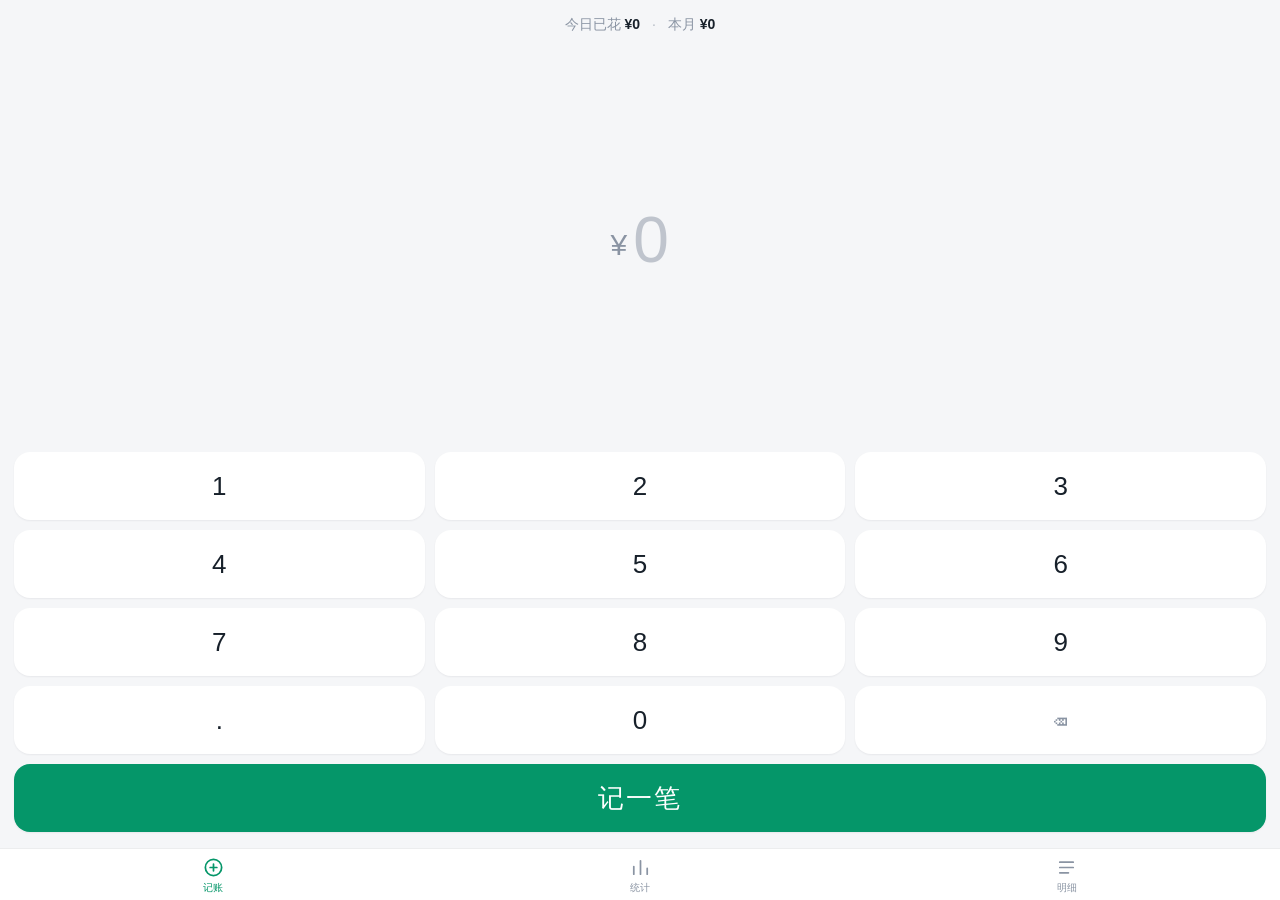
<file: index.html>
<!DOCTYPE html>
<html lang="zh-CN">
<head>
  <meta charset="UTF-8">
  <meta name="viewport" content="width=device-width, initial-scale=1, viewport-fit=cover, user-scalable=no">
  <title>记账</title>
  <meta name="description" content="极简个人记账：打开即输入，本地存储">
  <meta name="theme-color" content="#F5F6F8" media="(prefers-color-scheme: light)">
  <meta name="theme-color" content="#0C1117" media="(prefers-color-scheme: dark)">
  <link rel="manifest" href="manifest.webmanifest">
  <meta name="mobile-web-app-capable" content="yes">
  <meta name="apple-mobile-web-app-capable" content="yes">
  <meta name="apple-mobile-web-app-status-bar-style" content="black-translucent">
  <meta name="apple-mobile-web-app-title" content="记账">
  <link rel="apple-touch-icon" href="icons/icon-180.png">
  <link rel="icon" type="image/png" href="icons/icon-192.png">
  <link rel="stylesheet" href="style.css">
</head>
<body>
  <main>

    <!-- ① 记账页 -->
    <section id="view-entry" class="view active">
      <header id="entry-head">
        <span>今日已花 <b id="eh-day">¥0</b></span>
        <span class="dot">·</span>
        <span>本月 <b id="eh-month">¥0</b></span>
      </header>
      <div id="amount-wrap">
        <span id="amount-cur">¥</span><span id="amount-str" class="dim">0</span>
      </div>
      <div id="keypad">
        <button data-k="1">1</button>
        <button data-k="2">2</button>
        <button data-k="3">3</button>
        <button data-k="4">4</button>
        <button data-k="5">5</button>
        <button data-k="6">6</button>
        <button data-k="7">7</button>
        <button data-k="8">8</button>
        <button data-k="9">9</button>
        <button data-k=".">.</button>
        <button data-k="0">0</button>
        <button data-k="del" id="key-del" aria-label="删除">⌫</button>
        <button id="btn-commit">记一笔</button>
      </div>
    </section>

    <!-- ② 统计页 -->
    <section id="view-stats" class="view">
      <div class="page-pad">
        <h1>统计</h1>
        <div class="cards">
          <div class="card"><span class="card-t">今日</span><b id="st-day">¥0</b><span class="card-n" id="st-day-n">0 笔</span></div>
          <div class="card"><span class="card-t">本周</span><b id="st-week">¥0</b><span class="card-n" id="st-week-n">0 笔</span></div>
          <div class="card"><span class="card-t">本月</span><b id="st-month">¥0</b><span class="card-n" id="st-month-n">0 笔</span></div>
        </div>
        <div class="total-line" id="st-total">累计 ¥0 · 共 0 笔</div>
        <div class="block">
          <h2>近 7 天</h2>
          <div id="chart7" class="bars"></div>
        </div>
        <div class="block" id="cat-block" hidden>
          <h2 id="cat-title">本月分类</h2>
          <div id="cat-rows"></div>
        </div>
        <div class="block" id="months-block" hidden>
          <h2>月度汇总</h2>
          <div id="month-rows"></div>
        </div>
        <div class="data-ops">
          <button id="btn-export">导出数据</button>
          <button id="btn-import">导入数据</button>
        </div>
      </div>
    </section>

    <!-- ③ 明细页 -->
    <section id="view-list" class="view">
      <div class="page-pad">
        <h1>明细</h1>
        <div id="rec-groups"></div>
        <button id="btn-more" hidden>显示更早的记录</button>
        <div id="list-empty" class="empty" hidden>还没有记录，去记一笔吧</div>
      </div>
    </section>

  </main>

  <!-- 底部标签栏 -->
  <nav id="tabbar">
    <button data-view="entry" class="active" aria-label="记账">
      <svg viewBox="0 0 24 24"><circle cx="12" cy="12" r="8.5"/><path d="M12 8.5v7M8.5 12h7"/></svg>
      <span>记账</span>
    </button>
    <button data-view="stats" aria-label="统计">
      <svg viewBox="0 0 24 24"><path d="M5 19V11M12 19V5M19 19v-6"/></svg>
      <span>统计</span>
    </button>
    <button data-view="list" aria-label="明细">
      <svg viewBox="0 0 24 24"><path d="M5 6.5h14M5 12h14M5 17.5h9"/></svg>
      <span>明细</span>
    </button>
  </nav>

  <!-- 编辑弹层 -->
  <div id="edit-mask" class="mask" hidden>
    <div class="sheet">
      <div class="sheet-head">
        <h2>编辑记录</h2>
        <button class="btn-close" id="btn-edit-close" aria-label="关闭">✕</button>
      </div>
      <label class="field"><span>金额</span><input id="edit-amount" inputmode="decimal" autocomplete="off"></label>
      <label class="field"><span>备注</span><input id="edit-note" placeholder="例如：午饭" maxlength="60" autocomplete="off"></label>
      <div class="field"><span>分类</span><div id="edit-cats" class="chips"></div></div>
      <div id="edit-meta" class="meta"></div>
      <div class="sheet-btns">
        <button id="btn-del" class="danger">删除</button>
        <button id="btn-save" class="primary">保存</button>
      </div>
    </div>
  </div>

  <!-- 导出/导入弹层 -->
  <div id="data-mask" class="mask" hidden>
    <div class="sheet">
      <div class="sheet-head">
        <h2 id="data-title">导出数据</h2>
        <button class="btn-close" id="btn-data-close" aria-label="关闭">✕</button>
      </div>
      <p id="data-hint" class="meta"></p>
      <textarea id="data-text" spellcheck="false"></textarea>
      <div class="sheet-btns">
        <button id="btn-copy" class="primary">复制</button>
        <button id="btn-do-import" class="primary">导入</button>
      </div>
    </div>
  </div>

  <div id="toast" role="status"></div>

  <script src="app.js"></script>
</body>
</html>
</file>
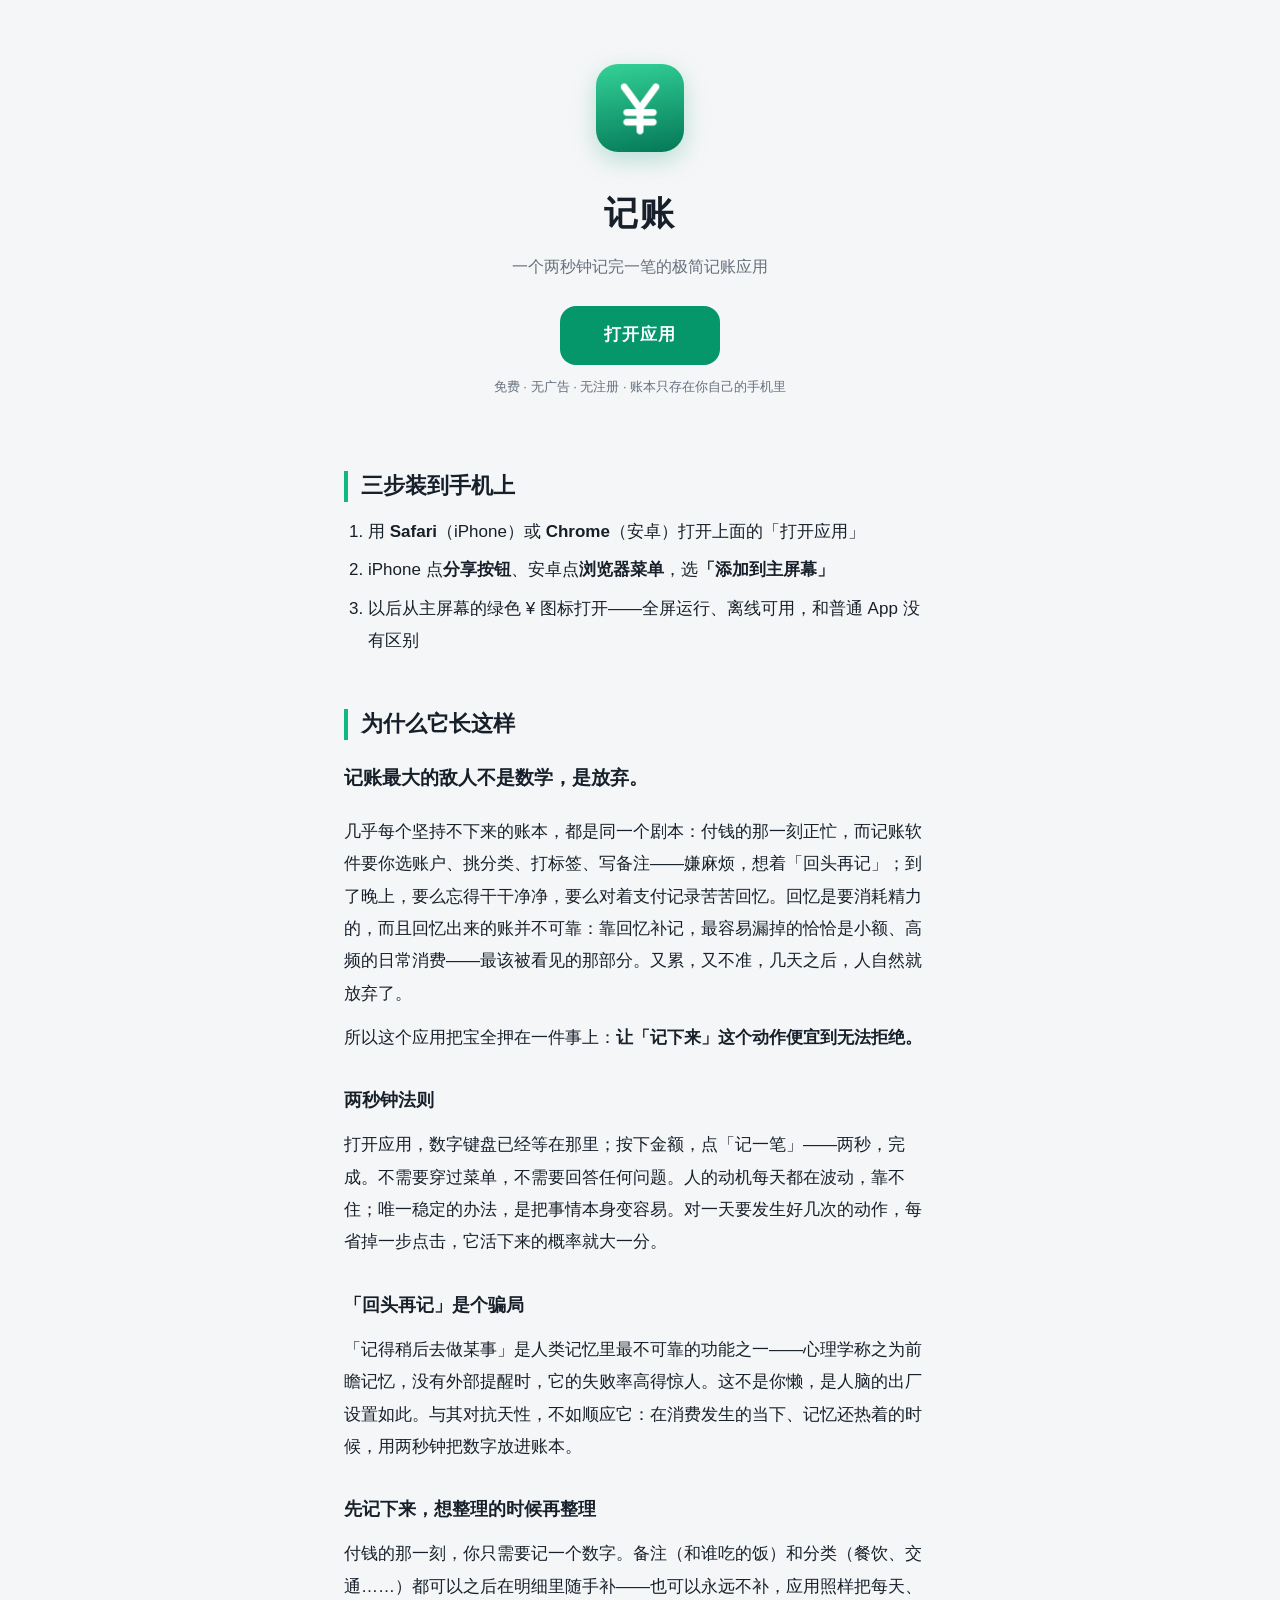
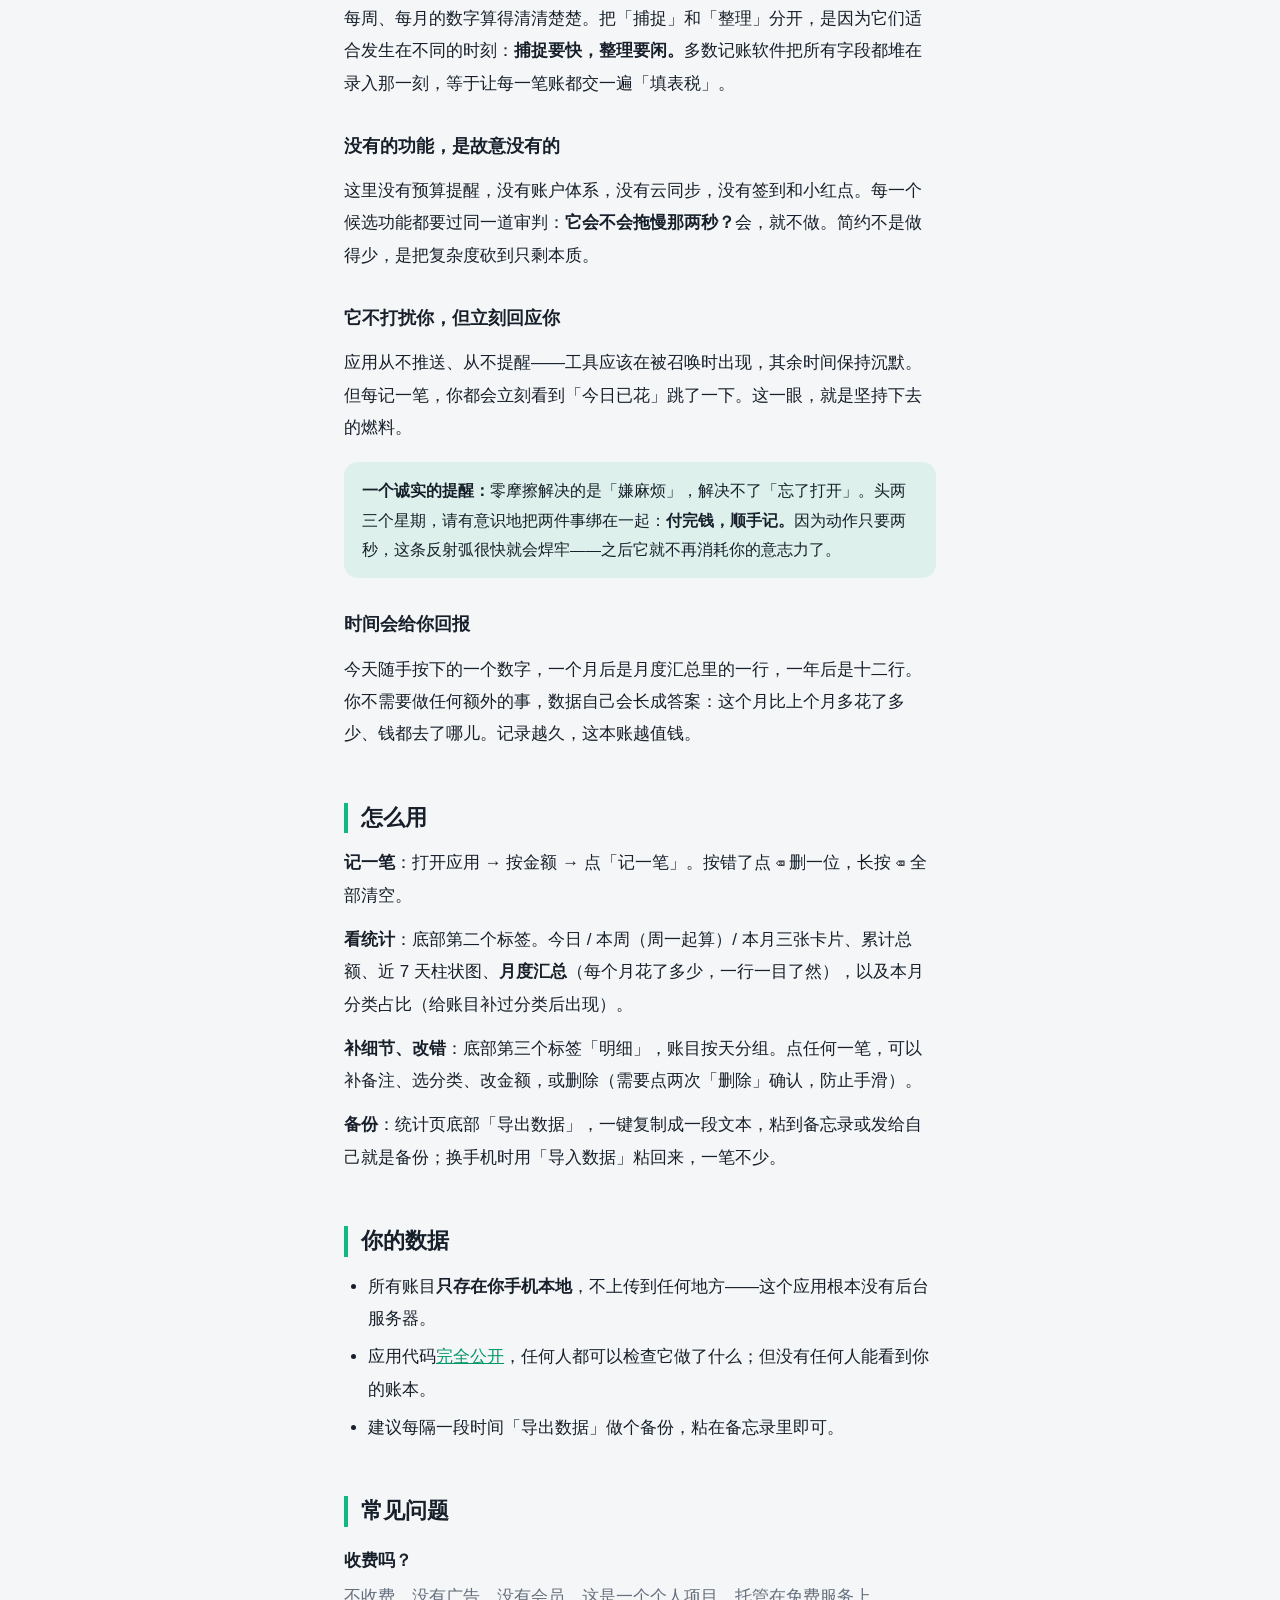
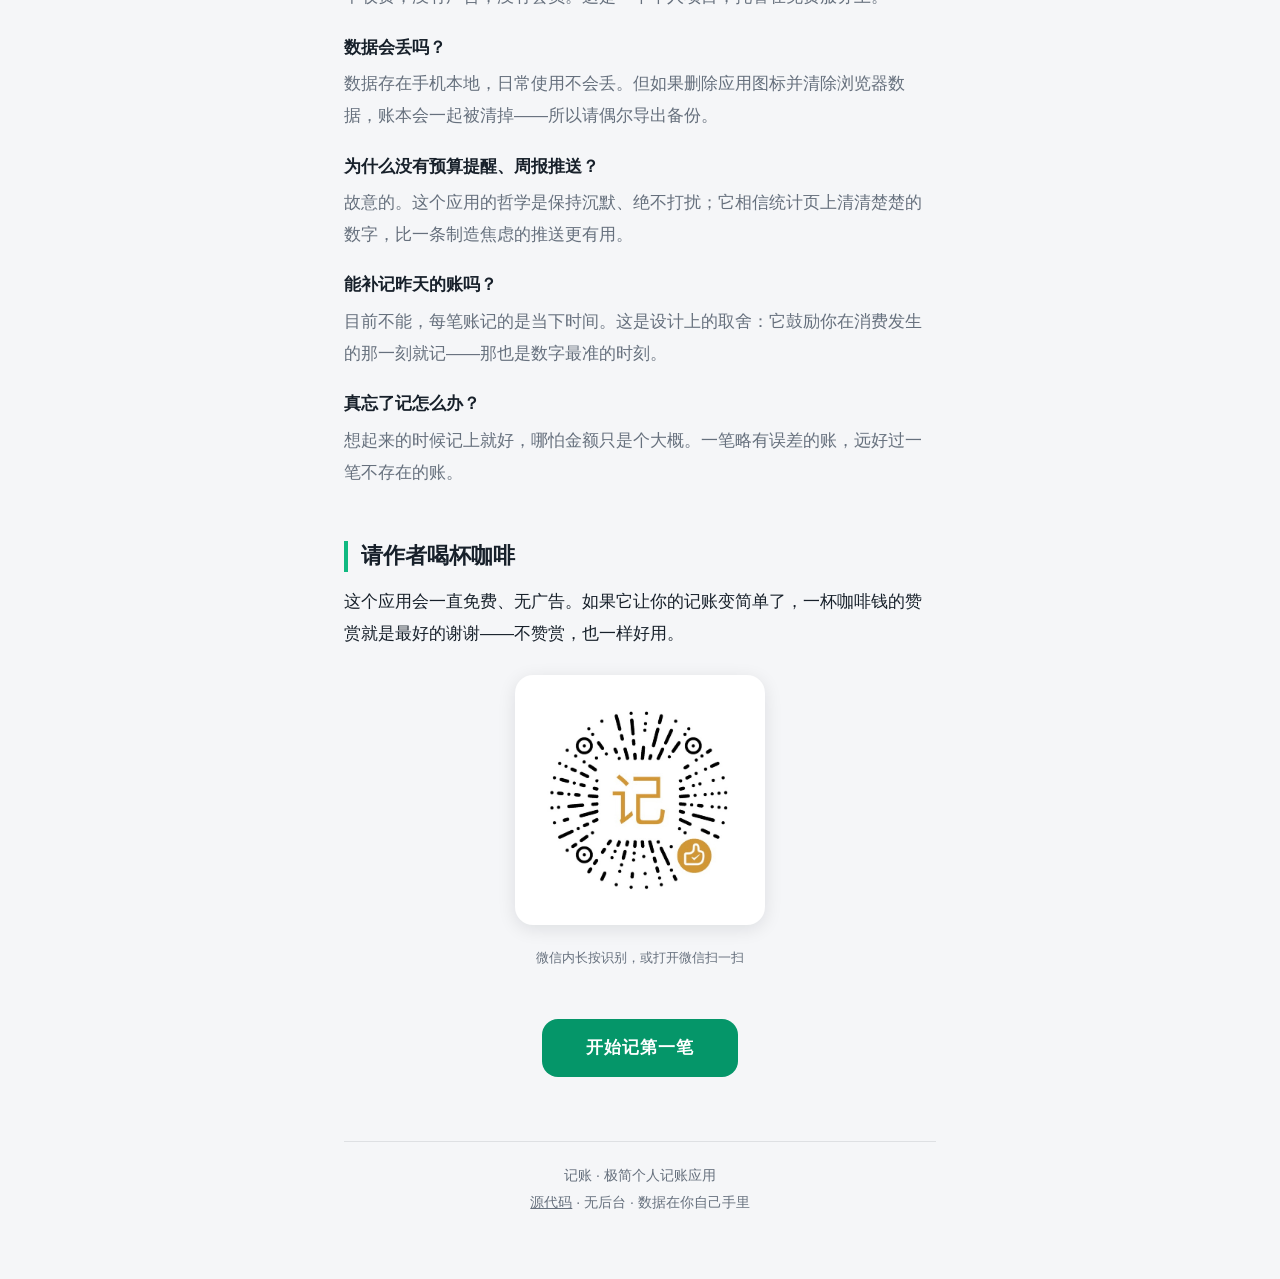
<file: about.html>
<!DOCTYPE html>
<html lang="zh-CN">
<head>
  <meta charset="UTF-8">
  <meta name="viewport" content="width=device-width, initial-scale=1, viewport-fit=cover">
  <title>记账 · 说明书</title>
  <meta name="description" content="一个两秒钟记完一笔的极简记账应用：为什么它长这样，以及怎么用">
  <meta name="theme-color" content="#F5F6F8" media="(prefers-color-scheme: light)">
  <meta name="theme-color" content="#0C1117" media="(prefers-color-scheme: dark)">
  <link rel="icon" type="image/png" href="icons/icon-192.png">
  <style>
    :root {
      --bg: #F5F6F8;
      --card: #FFFFFF;
      --text: #17202A;
      --sub: #66707D;
      --line: rgba(23, 32, 42, 0.10);
      --accent: #10B981;
      --accent-deep: #059669;
      --accent-soft: rgba(16, 185, 129, 0.10);
    }
    @media (prefers-color-scheme: dark) {
      :root {
        --bg: #0C1117;
        --card: #161D26;
        --text: #ECF1F6;
        --sub: #97A1AE;
        --line: rgba(236, 241, 246, 0.10);
        --accent: #34D399;
        --accent-deep: #10B981;
        --accent-soft: rgba(52, 211, 153, 0.12);
      }
    }
    * { box-sizing: border-box; }
    body {
      margin: 0;
      background: var(--bg);
      color: var(--text);
      font-family: -apple-system, BlinkMacSystemFont, "PingFang SC", "Helvetica Neue", sans-serif;
      font-size: 17px;
      line-height: 1.9;
      -webkit-font-smoothing: antialiased;
    }
    .wrap { max-width: 640px; margin: 0 auto; padding: 40px 24px 64px; }
    header { text-align: center; padding: 24px 0 8px; }
    header img { width: 88px; height: 88px; border-radius: 22px; box-shadow: 0 8px 24px rgba(5, 150, 105, 0.25); }
    h1 { font-size: 34px; margin: 18px 0 6px; letter-spacing: 2px; }
    .tagline { color: var(--sub); margin: 0 0 24px; font-size: 16px; }
    .cta {
      display: inline-block;
      background: var(--accent-deep);
      color: #fff;
      text-decoration: none;
      font-weight: 600;
      font-size: 17px;
      padding: 13px 44px;
      border-radius: 16px;
      letter-spacing: 1px;
    }
    .cta:active { filter: brightness(0.92); }
    .cta-hint { font-size: 13px; color: var(--sub); margin-top: 10px; }
    h2 {
      font-size: 22px;
      margin: 52px 0 14px;
      padding-left: 13px;
      border-left: 4px solid var(--accent);
      line-height: 1.4;
    }
    h3 { font-size: 17.5px; margin: 30px 0 6px; }
    p { margin: 12px 0; }
    strong { font-weight: 650; }
    .lead {
      font-size: 19px;
      font-weight: 650;
      margin: 20px 0;
    }
    ol, ul { padding-left: 24px; margin: 12px 0; }
    li { margin: 6px 0; }
    .faq dt { font-weight: 650; margin-top: 18px; }
    .faq dd { margin: 4px 0 0; color: var(--sub); }
    .note {
      background: var(--accent-soft);
      border-radius: 14px;
      padding: 14px 18px;
      margin: 18px 0;
      font-size: 15.5px;
    }
    .donate { text-align: center; margin: 24px 0 8px; }
    .donate img {
      width: 250px;
      height: 250px;
      border-radius: 18px;
      background: #fff;
      box-shadow: 0 4px 18px rgba(10, 20, 30, 0.10);
    }
    .donate-hint { font-size: 13px; color: var(--sub); margin-top: 10px; }
    footer {
      margin-top: 64px;
      padding-top: 20px;
      border-top: 1px solid var(--line);
      color: var(--sub);
      font-size: 14px;
      text-align: center;
    }
    a { color: var(--accent-deep); }
    footer a { color: var(--sub); }
  </style>
</head>
<body>
  <div class="wrap">

    <header>
      <img src="icons/icon-192.png" alt="记账应用图标">
      <h1>记账</h1>
      <p class="tagline">一个两秒钟记完一笔的极简记账应用</p>
      <a class="cta" href="./">打开应用</a>
      <p class="cta-hint">免费 · 无广告 · 无注册 · 账本只存在你自己的手机里</p>
    </header>

    <h2>三步装到手机上</h2>
    <ol>
      <li>用 <strong>Safari</strong>（iPhone）或 <strong>Chrome</strong>（安卓）打开上面的「打开应用」</li>
      <li>iPhone 点<strong>分享按钮</strong>、安卓点<strong>浏览器菜单</strong>，选<strong>「添加到主屏幕」</strong></li>
      <li>以后从主屏幕的绿色 ¥ 图标打开——全屏运行、离线可用，和普通 App 没有区别</li>
    </ol>

    <h2>为什么它长这样</h2>
    <p class="lead">记账最大的敌人不是数学，是放弃。</p>
    <p>几乎每个坚持不下来的账本，都是同一个剧本：付钱的那一刻正忙，而记账软件要你选账户、挑分类、打标签、写备注——嫌麻烦，想着「回头再记」；到了晚上，要么忘得干干净净，要么对着支付记录苦苦回忆。回忆是要消耗精力的，而且回忆出来的账并不可靠：靠回忆补记，最容易漏掉的恰恰是小额、高频的日常消费——最该被看见的那部分。又累，又不准，几天之后，人自然就放弃了。</p>
    <p>所以这个应用把宝全押在一件事上：<strong>让「记下来」这个动作便宜到无法拒绝。</strong></p>

    <h3>两秒钟法则</h3>
    <p>打开应用，数字键盘已经等在那里；按下金额，点「记一笔」——两秒，完成。不需要穿过菜单，不需要回答任何问题。人的动机每天都在波动，靠不住；唯一稳定的办法，是把事情本身变容易。对一天要发生好几次的动作，每省掉一步点击，它活下来的概率就大一分。</p>

    <h3>「回头再记」是个骗局</h3>
    <p>「记得稍后去做某事」是人类记忆里最不可靠的功能之一——心理学称之为前瞻记忆，没有外部提醒时，它的失败率高得惊人。这不是你懒，是人脑的出厂设置如此。与其对抗天性，不如顺应它：在消费发生的当下、记忆还热着的时候，用两秒钟把数字放进账本。</p>

    <h3>先记下来，想整理的时候再整理</h3>
    <p>付钱的那一刻，你只需要记一个数字。备注（和谁吃的饭）和分类（餐饮、交通……）都可以之后在明细里随手补——也可以永远不补，应用照样把每天、每周、每月的数字算得清清楚楚。把「捕捉」和「整理」分开，是因为它们适合发生在不同的时刻：<strong>捕捉要快，整理要闲。</strong>多数记账软件把所有字段都堆在录入那一刻，等于让每一笔账都交一遍「填表税」。</p>

    <h3>没有的功能，是故意没有的</h3>
    <p>这里没有预算提醒，没有账户体系，没有云同步，没有签到和小红点。每一个候选功能都要过同一道审判：<strong>它会不会拖慢那两秒？</strong>会，就不做。简约不是做得少，是把复杂度砍到只剩本质。</p>

    <h3>它不打扰你，但立刻回应你</h3>
    <p>应用从不推送、从不提醒——工具应该在被召唤时出现，其余时间保持沉默。但每记一笔，你都会立刻看到「今日已花」跳了一下。这一眼，就是坚持下去的燃料。</p>

    <div class="note">
      <strong>一个诚实的提醒：</strong>零摩擦解决的是「嫌麻烦」，解决不了「忘了打开」。头两三个星期，请有意识地把两件事绑在一起：<strong>付完钱，顺手记。</strong>因为动作只要两秒，这条反射弧很快就会焊牢——之后它就不再消耗你的意志力了。
    </div>

    <h3>时间会给你回报</h3>
    <p>今天随手按下的一个数字，一个月后是月度汇总里的一行，一年后是十二行。你不需要做任何额外的事，数据自己会长成答案：这个月比上个月多花了多少、钱都去了哪儿。记录越久，这本账越值钱。</p>

    <h2>怎么用</h2>
    <p><strong>记一笔</strong>：打开应用 → 按金额 → 点「记一笔」。按错了点 ⌫ 删一位，长按 ⌫ 全部清空。</p>
    <p><strong>看统计</strong>：底部第二个标签。今日 / 本周（周一起算）/ 本月三张卡片、累计总额、近 7 天柱状图、<strong>月度汇总</strong>（每个月花了多少，一行一目了然），以及本月分类占比（给账目补过分类后出现）。</p>
    <p><strong>补细节、改错</strong>：底部第三个标签「明细」，账目按天分组。点任何一笔，可以补备注、选分类、改金额，或删除（需要点两次「删除」确认，防止手滑）。</p>
    <p><strong>备份</strong>：统计页底部「导出数据」，一键复制成一段文本，粘到备忘录或发给自己就是备份；换手机时用「导入数据」粘回来，一笔不少。</p>

    <h2>你的数据</h2>
    <ul>
      <li>所有账目<strong>只存在你手机本地</strong>，不上传到任何地方——这个应用根本没有后台服务器。</li>
      <li>应用代码<a href="https://github.com/allenliu2046/jizhang" rel="noopener">完全公开</a>，任何人都可以检查它做了什么；但没有任何人能看到你的账本。</li>
      <li>建议每隔一段时间「导出数据」做个备份，粘在备忘录里即可。</li>
    </ul>

    <h2>常见问题</h2>
    <dl class="faq">
      <dt>收费吗？</dt>
      <dd>不收费，没有广告，没有会员。这是一个个人项目，托管在免费服务上。</dd>
      <dt>数据会丢吗？</dt>
      <dd>数据存在手机本地，日常使用不会丢。但如果删除应用图标并清除浏览器数据，账本会一起被清掉——所以请偶尔导出备份。</dd>
      <dt>为什么没有预算提醒、周报推送？</dt>
      <dd>故意的。这个应用的哲学是保持沉默、绝不打扰；它相信统计页上清清楚楚的数字，比一条制造焦虑的推送更有用。</dd>
      <dt>能补记昨天的账吗？</dt>
      <dd>目前不能，每笔账记的是当下时间。这是设计上的取舍：它鼓励你在消费发生的那一刻就记——那也是数字最准的时刻。</dd>
      <dt>真忘了记怎么办？</dt>
      <dd>想起来的时候记上就好，哪怕金额只是个大概。一笔略有误差的账，远好过一笔不存在的账。</dd>
    </dl>

    <h2>请作者喝杯咖啡</h2>
    <p>这个应用会一直免费、无广告。如果它让你的记账变简单了，一杯咖啡钱的赞赏就是最好的谢谢——不赞赏，也一样好用。</p>
    <div class="donate">
      <img src="zanshang.jpg" alt="微信赞赏码" loading="lazy">
      <p class="donate-hint">微信内长按识别，或打开微信扫一扫</p>
    </div>

    <p style="text-align:center; margin-top: 48px;">
      <a class="cta" href="./">开始记第一笔</a>
    </p>

    <footer>
      记账 · 极简个人记账应用<br>
      <a href="https://github.com/allenliu2046/jizhang" rel="noopener">源代码</a> · 无后台 · 数据在你自己手里
    </footer>

  </div>
</body>
</html>
</file>
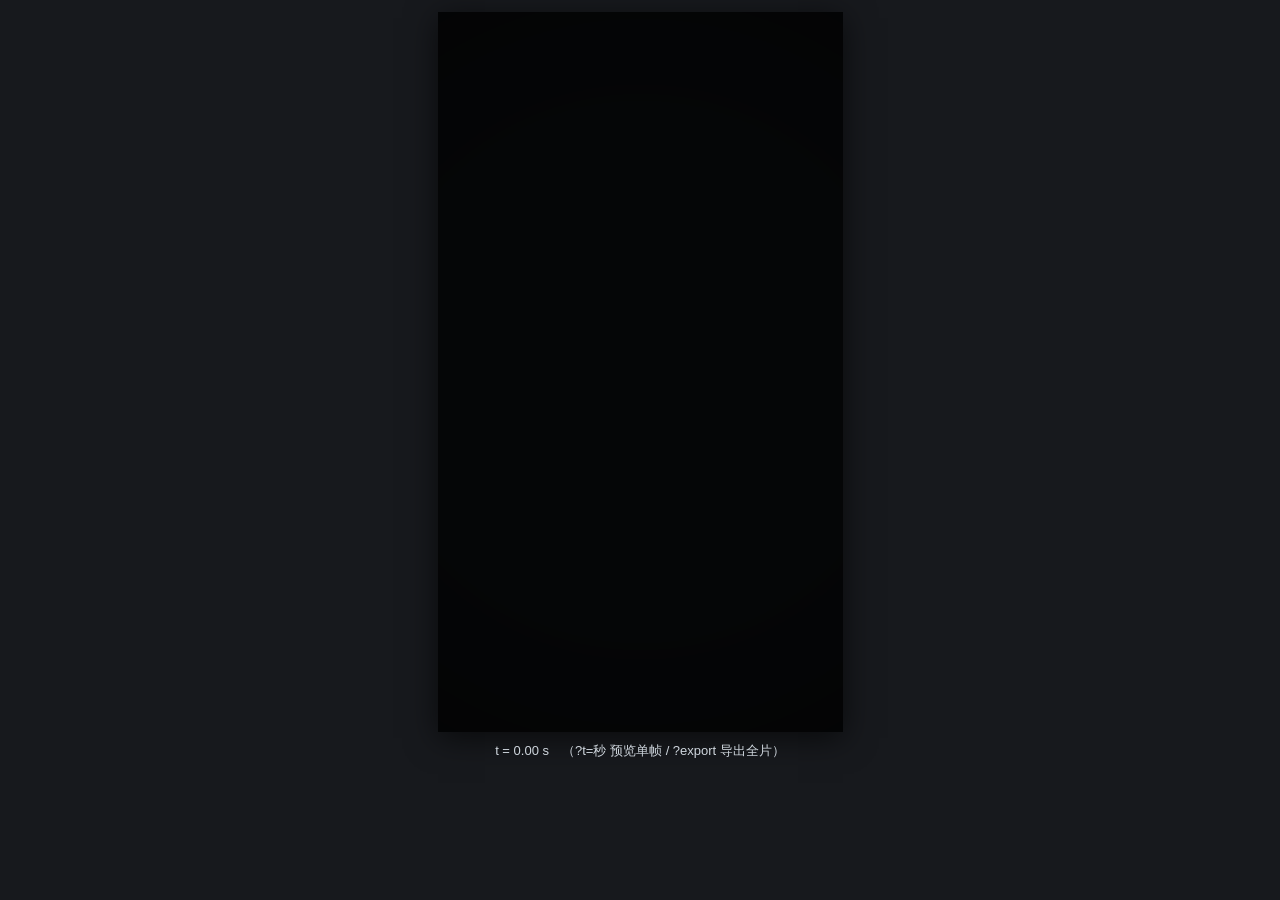
<file: tools/promo/promo.html>
<!DOCTYPE html>
<html lang="zh-CN">
<head>
  <meta charset="UTF-8">
  <title>记账 · 宣传视频渲染器</title>
  <style>
    body { margin: 0; background: #17191D; display: flex; flex-direction: column; align-items: center; font-family: -apple-system, "PingFang SC", sans-serif; }
    canvas { width: 405px; height: 720px; margin-top: 12px; box-shadow: 0 6px 30px rgba(0, 0, 0, 0.6); }
    #hud { color: #cfd6dd; font-size: 13px; padding: 10px 0; }
  </style>
</head>
<body>
  <canvas id="cv" width="1080" height="1920"></canvas>
  <div id="hud">加载中…</div>
<script>
'use strict';

/* ================= 基础 =================
   Apple 广告风：深空黑、巨大极简文案、光泽扫过、缓慢克制的运镜 */
const W = 1080, H = 1920, FPS = 30, DUR = 34.0, TOTAL = DUR * FPS;
const cv = document.getElementById('cv');
const ctx = cv.getContext('2d');
const hud = document.getElementById('hud');

const COL = {
  // 应用内屏幕仍是浅色主题（黑暗里发光的屏幕）
  bg: '#F5F6F8', card: '#FFFFFF', text: '#17202A', sub: '#8A94A3',
  accent: '#10B981', deep: '#059669', soft: 'rgba(16,185,129,0.12)',
  keyPress: '#E8EBEF', barMuted: '#D7DCE3',
  // 片场
  space: '#050607', white: '#F5F7FA', grey: '#9AA2AB', greyDim: '#6B7480',
  glow: '#34D399'
};
const FONT = '-apple-system, BlinkMacSystemFont, "PingFang SC", "Helvetica Neue", sans-serif';
const font = (w, s) => w + ' ' + s + 'px ' + FONT;

const clamp01 = x => Math.max(0, Math.min(1, x));
const seg = (t, a, b) => clamp01((t - a) / (b - a));
const lerp = (a, b, p) => a + (b - a) * p;
const quint = p => 1 - Math.pow(1 - p, 5);
const easeOut = p => 1 - Math.pow(1 - p, 3);
const easeInOut = p => p < 0.5 ? 4 * p * p * p : 1 - Math.pow(-2 * p + 2, 3) / 2;

function rr(x, y, w, h, r) { ctx.beginPath(); ctx.roundRect(x, y, w, h, r); }

function measure(str, weight, size) { ctx.font = font(weight || 400, size || 40); return ctx.measureText(str).width; }

function text(str, x, y, o = {}) {
  ctx.save();
  ctx.globalAlpha *= (o.alpha == null ? 1 : o.alpha);
  ctx.fillStyle = o.color || COL.white;
  ctx.font = font(o.weight || 400, o.size || 40);
  ctx.textAlign = o.align || 'center';
  ctx.textBaseline = 'alphabetic';
  ctx.letterSpacing = (o.ls || 0) + 'px';
  if (o.glow) { ctx.shadowColor = o.glow; ctx.shadowBlur = o.glowBlur || 46; }
  ctx.fillText(str, x, y);
  ctx.letterSpacing = '0px';
  ctx.restore();
}

// 一行内混排不同颜色/字号，整体居中；返回各段位置
function segLine(segs, cx, y, o = {}) {
  const bw = o.weight || 400, bs = o.size || 40;
  let total = 0;
  for (const g of segs) total += measure(g.t, g.weight || bw, g.size || bs);
  let x = cx - total / 2;
  const pos = [];
  ctx.save();
  ctx.globalAlpha *= (o.alpha == null ? 1 : o.alpha);
  ctx.textAlign = 'left';
  ctx.textBaseline = 'alphabetic';
  for (const g of segs) {
    ctx.font = font(g.weight || bw, g.size || bs);
    ctx.fillStyle = g.color || o.color || COL.white;
    if (g.glow) { ctx.shadowColor = g.glow; ctx.shadowBlur = 50; } else { ctx.shadowColor = 'transparent'; ctx.shadowBlur = 0; }
    const w = ctx.measureText(g.t).width;
    ctx.fillText(g.t, x, y);
    pos.push({ x, w });
    x += w;
  }
  ctx.restore();
  return pos;
}

// 大字上的光泽扫过（Apple 招牌）：离屏画字，再用移动的高光渐变叠在字形内
const off = document.createElement('canvas');
off.width = W; off.height = H;
const octx = off.getContext('2d');
function sweepText(str, x, y, o, sweepP) {
  octx.clearRect(0, 0, W, H);
  octx.font = font(o.weight || 600, o.size || 120);
  octx.textAlign = 'center';
  octx.textBaseline = 'alphabetic';
  octx.letterSpacing = (o.ls || 0) + 'px';
  octx.fillStyle = o.color || COL.white;
  octx.fillText(str, x, y);
  octx.letterSpacing = '0px';
  if (sweepP != null && sweepP > 0 && sweepP < 1) {
    const sw = W * 0.45, sx = lerp(-sw, W, sweepP);
    const g = octx.createLinearGradient(sx, 0, sx + sw, 0);
    g.addColorStop(0, 'rgba(255,255,255,0)');
    g.addColorStop(0.5, 'rgba(255,255,255,0.85)');
    g.addColorStop(1, 'rgba(255,255,255,0)');
    octx.globalCompositeOperation = 'source-atop';
    octx.fillStyle = g;
    octx.fillRect(0, 0, W, H);
    octx.globalCompositeOperation = 'source-over';
  }
  ctx.save();
  ctx.globalAlpha *= (o.alpha == null ? 1 : o.alpha);
  if (o.glow) { ctx.shadowColor = o.glow; ctx.shadowBlur = 60; }
  ctx.drawImage(off, 0, 0);
  ctx.restore();
}

function vignette(a) {
  const g = ctx.createRadialGradient(W / 2, H / 2, H * 0.32, W / 2, H / 2, H * 0.72);
  g.addColorStop(0, 'rgba(0,0,0,0)');
  g.addColorStop(1, 'rgba(0,0,0,' + a + ')');
  ctx.fillStyle = g;
  ctx.fillRect(0, 0, W, H);
}

// 深空底 + 缓慢游移的环境光斑
function space(t) {
  ctx.fillStyle = COL.space;
  ctx.fillRect(0, 0, W, H);
  const x1 = W * 0.32 + Math.sin(t * 0.12) * 70, y1 = H * 0.24 + Math.cos(t * 0.09) * 50;
  let g = ctx.createRadialGradient(x1, y1, 0, x1, y1, 760);
  g.addColorStop(0, 'rgba(16,185,129,0.085)');
  g.addColorStop(1, 'rgba(16,185,129,0)');
  ctx.fillStyle = g;
  ctx.fillRect(0, 0, W, H);
  const x2 = W * 0.74 + Math.cos(t * 0.08) * 60, y2 = H * 0.78 + Math.sin(t * 0.11) * 50;
  g = ctx.createRadialGradient(x2, y2, 0, x2, y2, 700);
  g.addColorStop(0, 'rgba(80,130,255,0.05)');
  g.addColorStop(1, 'rgba(80,130,255,0)');
  ctx.fillStyle = g;
  ctx.fillRect(0, 0, W, H);
}

/* ================= 素材 ================= */
const iconImg = new Image(); iconImg.src = '/icons/icon-192.png';
const qrImg = new Image(); qrImg.src = '/tools/promo/qr.png';
let iconOk = false, qrOk = false;

/* ================= 场景 1：字段词云（0 – 8s） ================= */
function mulberry32(a) {
  return function () {
    a |= 0; a = a + 0x6D2B79F5 | 0;
    let t = Math.imul(a ^ a >>> 15, 1 | a);
    t = t + Math.imul(t ^ t >>> 7, 61 | t) ^ t;
    return ((t ^ t >>> 14) >>> 0) / 4294967296;
  };
}
const WORDS = ['账户', '分类', '子分类', '标签', '成员', '商家', '门店', '币种', '报销', '优惠券', '项目', '时间', '地点', '备注', '小票', '预算', '周期', '汇率', '模板', '标签组'];
const cloud = [];
{
  // 打乱的 4×5 网格 + 抖动：散布自然且不会整词重叠
  const rnd = mulberry32(11);
  const cells = [];
  for (let r = 0; r < 5; r++) for (let c = 0; c < 4; c++) cells.push([c, r]);
  for (let i = cells.length - 1; i > 0; i--) {
    const j = Math.floor(rnd() * (i + 1));
    [cells[i], cells[j]] = [cells[j], cells[i]];
  }
  let wt = 0.8, iv = 0.34;
  for (let i = 0; i < WORDS.length; i++) {
    const [c, r] = cells[i];
    const base = 46 + rnd() * 46;
    cloud.push({
      w: WORDS[i], at: wt,
      x: 200 + c * 226 + (rnd() - 0.5) * 100,
      y: 320 + r * 258 + (rnd() - 0.5) * 130,
      size: base * (WORDS[i].length <= 2 ? 1 : WORDS[i].length === 3 ? 0.8 : 0.68),
      a: 0.3 + rnd() * 0.45,
      rot: (rnd() - 0.5) * 0.1
    });
    wt += iv; iv = Math.max(0.12, iv * 0.92);
  }
}

function sceneCloud(t) {
  ctx.fillStyle = COL.space;
  ctx.fillRect(0, 0, W, H);
  const zoom = 1 + 0.06 * seg(t, 0.8, 5.4);          // 缓慢推近，压迫感
  const exit = seg(t, 5.35, 6.05);                     // 溃散
  ctx.save();
  ctx.translate(W / 2, H / 2);
  ctx.scale(zoom, zoom);
  ctx.translate(-W / 2, -H / 2);
  if (exit > 0.02) ctx.filter = 'blur(' + (exit * 10).toFixed(1) + 'px)';
  for (const c of cloud) {
    const p = easeOut(seg(t, c.at, c.at + 0.35));
    if (p <= 0) continue;
    const drift = (t - c.at) * 9;
    ctx.save();
    ctx.translate(c.x, c.y - drift);
    ctx.rotate(c.rot);
    ctx.scale(lerp(1.08, 1, p) * (1 + exit * 0.15), lerp(1.08, 1, p) * (1 + exit * 0.15));
    text(c.w, 0, 0, { size: c.size, weight: 500, color: '#8E96A0', alpha: p * c.a * (1 - exit) });
    ctx.restore();
  }
  ctx.restore();
  // 陈述
  const s1 = quint(seg(t, 6.2, 7.0));
  if (s1 > 0) text('记一笔账，', W / 2, 890 + (1 - s1) * 46, { size: 82, weight: 500, color: COL.grey, alpha: s1 });
  const s2 = quint(seg(t, 6.55, 7.35));
  if (s2 > 0) text('不该这么复杂。', W / 2, 1024 + (1 - s2) * 46, { size: 88, weight: 650, alpha: s2, ls: 2 });
  vignette(0.5);
}

/* ================= 场景 2：陈述卡「只要两秒。」（8 – 12s） ================= */
function sceneClaim(t) {
  const rel = t - 8;
  ctx.fillStyle = COL.space;
  ctx.fillRect(0, 0, W, H);
  const p = quint(seg(rel, 0.25, 1.05));
  if (p > 0) {
    const sweepP = seg(rel, 1.0, 2.3);
    ctx.save();
    ctx.globalAlpha = p;
    sweepText('只要两秒。', W / 2, 972 + (1 - p) * 40, { size: 132, weight: 600, ls: 6, glow: 'rgba(245,247,250,0.18)' }, sweepP);
    ctx.restore();
  }
  const p2 = quint(seg(rel, 1.1, 1.8));
  if (p2 > 0) text('从打开，到记完。', W / 2, 1104, { size: 44, weight: 400, color: COL.greyDim, alpha: p2, ls: 4 });
  vignette(0.45);
}

/* ================= 手机样机（暗夜悬浮主角） ================= */
const PH = { x: 125, y: 110, w: 830, h: 1700, r: 112 };
const SC = { x: 143, y: 128, w: 794, h: 1664, r: 94 };
const TABS_H = 116, COMMIT_H = 126, KEY_H = 120, KEY_GAP = 20, PAD_X = 28;
const COMMIT_Y = SC.y + SC.h - TABS_H - 24 - COMMIT_H;
const GRID_TOP = COMMIT_Y - 4 * (KEY_H + KEY_GAP);
const KEY_W = (SC.w - PAD_X * 2 - KEY_GAP * 2) / 3;
const KEY_POS = { '1': [0, 0], '2': [0, 1], '3': [0, 2], '4': [1, 0], '5': [1, 1], '6': [1, 2], '7': [2, 0], '8': [2, 1], '9': [2, 2], '.': [3, 0], '0': [3, 1], 'del': [3, 2] };

function keyRect(k) {
  const [r, c] = KEY_POS[k];
  return { x: SC.x + PAD_X + c * (KEY_W + KEY_GAP), y: GRID_TOP + r * (KEY_H + KEY_GAP), w: KEY_W, h: KEY_H };
}

function drawPhoneShell() {
  // 底部光晕：屏幕的光洒在“地面”
  const g = ctx.createRadialGradient(W / 2, PH.y + PH.h + 30, 0, W / 2, PH.y + PH.h + 30, 480);
  g.addColorStop(0, 'rgba(120,200,170,0.10)');
  g.addColorStop(1, 'rgba(120,200,170,0)');
  ctx.fillStyle = g;
  ctx.fillRect(0, PH.y + PH.h - 200, W, 600);
  // 机身
  ctx.save();
  ctx.shadowColor = 'rgba(0,0,0,0.65)';
  ctx.shadowBlur = 90;
  ctx.shadowOffsetY = 36;
  rr(PH.x, PH.y, PH.w, PH.h, PH.r);
  ctx.fillStyle = '#131518'; ctx.fill();
  ctx.restore();
  // 轮廓光：顶部一圈冷白 rim light
  const rim = ctx.createLinearGradient(0, PH.y, 0, PH.y + PH.h);
  rim.addColorStop(0, 'rgba(255,255,255,0.30)');
  rim.addColorStop(0.25, 'rgba(255,255,255,0.06)');
  rim.addColorStop(0.8, 'rgba(255,255,255,0.02)');
  rim.addColorStop(1, 'rgba(255,255,255,0.12)');
  ctx.save();
  ctx.lineWidth = 3;
  ctx.strokeStyle = rim;
  rr(PH.x + 1.5, PH.y + 1.5, PH.w - 3, PH.h - 3, PH.r);
  ctx.stroke();
  ctx.restore();
  // 屏幕（黑暗中发光）
  ctx.save();
  ctx.shadowColor = 'rgba(235,245,250,0.10)';
  ctx.shadowBlur = 80;
  rr(SC.x, SC.y, SC.w, SC.h, SC.r);
  ctx.fillStyle = COL.bg; ctx.fill();
  ctx.restore();
}

function drawNotch() {
  rr(W / 2 - 88, SC.y + 16, 176, 36, 18);
  ctx.fillStyle = 'rgba(11,13,16,0.95)'; ctx.fill();
}

// 记账页（应用主界面的重绘，浅色）
function drawEntryScreen(st) {
  ctx.fillStyle = COL.bg;
  ctx.fillRect(SC.x, SC.y, SC.w, SC.h);

  ctx.save();
  ctx.translate(W / 2, SC.y + 170);
  const hs = 1 + 0.18 * (st.headPop || 0);
  ctx.scale(hs, hs);
  segLine([
    { t: '今日已花 ', color: COL.sub, size: 34 },
    { t: st.headMoney, color: COL.text, size: 37, weight: 650 },
    { t: ' · ' + st.headCount + ' 笔', color: COL.sub, size: 34 }
  ], 0, 0, {});
  ctx.restore();

  ctx.save();
  ctx.translate(W / 2, SC.y + 560);
  const as = 1 + 0.14 * (st.amountPop || 0);
  ctx.scale(as, as);
  const dim = st.amountStr === '0';
  segLine([
    { t: '¥ ', color: COL.sub, size: 64, weight: 300 },
    { t: st.amountStr, color: dim ? COL.sub : COL.text, size: 136, weight: 300 }
  ], 0, 0, { alpha: dim ? 0.5 : 1 });
  ctx.restore();

  for (const k of Object.keys(KEY_POS)) {
    const kr = keyRect(k);
    const pr = (st.pressed && st.pressed.key === k) ? st.pressed.p : 0;
    ctx.save();
    ctx.translate(kr.x + kr.w / 2, kr.y + kr.h / 2);
    ctx.scale(1 - 0.05 * pr, 1 - 0.05 * pr);
    rr(-kr.w / 2, -kr.h / 2, kr.w, kr.h, 30);
    ctx.fillStyle = pr > 0 ? COL.keyPress : COL.card;
    ctx.fill();
    if (k === 'del') text('⌫', 0, 16, { size: 44, color: COL.sub });
    else text(k, 0, 19, { size: 54, weight: 500, color: COL.text });
    ctx.restore();
  }

  const gr = { x: SC.x + PAD_X, y: COMMIT_Y, w: SC.w - PAD_X * 2, h: COMMIT_H };
  const gp = (st.pressed && st.pressed.key === 'go') ? st.pressed.p : 0;
  ctx.save();
  ctx.translate(gr.x + gr.w / 2, gr.y + gr.h / 2);
  ctx.scale(1 - 0.03 * gp, 1 - 0.03 * gp);
  rr(-gr.w / 2, -gr.h / 2, gr.w, gr.h, 30);
  ctx.fillStyle = COL.deep; ctx.fill();
  if (st.btnFlash > 0) { rr(-gr.w / 2, -gr.h / 2, gr.w, gr.h, 30); ctx.fillStyle = 'rgba(255,255,255,' + 0.3 * st.btnFlash + ')'; ctx.fill(); }
  text('记 一 笔', 0, 16, { size: 44, weight: 600, color: '#fff', ls: 6 });
  ctx.restore();

  drawTabbar(0);

  if (st.toastA > 0) {
    const label = '已记入 ¥25.5';
    const tw = measure(label, 500, 34) + 72;
    const ty = SC.y + SC.h - 400 + (1 - st.toastIn) * 30;
    ctx.save();
    ctx.globalAlpha = st.toastA;
    rr(W / 2 - tw / 2, ty, tw, 84, 42);
    ctx.fillStyle = 'rgba(23,32,42,0.92)'; ctx.fill();
    text(label, W / 2, ty + 55, { size: 34, weight: 500, color: '#F5F6F8' });
    ctx.restore();
  }
}

function drawTabbar(active) {
  const ty = SC.y + SC.h - TABS_H;
  ctx.fillStyle = 'rgba(23,32,42,0.08)';
  ctx.fillRect(SC.x, ty, SC.w, 2);
  ['记账', '统计', '明细'].forEach((s, i) => {
    const x = SC.x + SC.w * (1 + 2 * i) / 6;
    text(s, x, ty + 72, { size: 30, weight: i === active ? 650 : 400, color: i === active ? COL.deep : COL.sub });
  });
}

/* ================= 场景 3：演示（12 – 18s） ================= */
const TAPS = [
  { key: '2', at: 2.5 }, { key: '5', at: 3.0 }, { key: '.', at: 3.5 },
  { key: '5', at: 4.0 }, { key: 'go', at: 4.6 }
];

function demoState(rel) {
  const st = { headMoney: '¥38', headCount: 3, amountStr: '0', headPop: 0, amountPop: 0, pressed: null, btnFlash: 0, toastA: 0, toastIn: 1 };
  let s = '', lastChange = -9;
  for (const tp of TAPS) {
    if (rel < tp.at) continue;
    if (tp.key === 'go') { s = ''; } else s += tp.key;
    lastChange = tp.at;
    const pr = 1 - seg(rel, tp.at + 0.03, tp.at + 0.2);
    if (pr > 0) st.pressed = { key: tp.key, p: pr };
  }
  st.amountStr = s === '' ? '0' : s;
  st.amountPop = lastChange > 0 ? 1 - seg(rel, lastChange, lastChange + 0.2) : 0;
  if (rel >= 4.6) {
    st.headMoney = '¥63.5'; st.headCount = 4;
    st.headPop = 1 - seg(rel, 4.65, 4.92);
    st.btnFlash = 1 - seg(rel, 4.6, 4.92);
    st.toastIn = easeOut(seg(rel, 4.72, 4.98));
    st.toastA = st.toastIn * (1 - seg(rel, 5.6, 5.9));
  }
  return st;
}

// 手机场景通用：入场 + 极缓推近
function phoneDrift(rel, inDur, zoomSpan) {
  const p = quint(seg(rel, 0, inDur));
  const s = lerp(0.955, 0.99, seg(rel, 0, zoomSpan));
  ctx.translate(W / 2, H / 2);
  ctx.scale(s, s);
  ctx.translate(-W / 2, -H / 2);
  ctx.translate(0, (1 - p) * 240);
  ctx.globalAlpha = Math.min(1, seg(rel, 0, inDur * 0.7));
}

function sceneDemo(t) {
  const rel = t - 12;
  space(t);
  ctx.save();
  phoneDrift(rel, 1.2, 6);
  drawPhoneShell();
  ctx.save();
  rr(SC.x, SC.y, SC.w, SC.h, SC.r); ctx.clip();
  drawEntryScreen(demoState(rel));
  ctx.restore();
  drawNotch();

  // 指尖圆点
  for (const tp of TAPS) {
    const a = seg(rel, tp.at - 0.22, tp.at) * (1 - seg(rel, tp.at + 0.12, tp.at + 0.36));
    if (a <= 0) continue;
    const kr = tp.key === 'go'
      ? { x: SC.x + PAD_X, y: COMMIT_Y, w: SC.w - PAD_X * 2, h: COMMIT_H }
      : keyRect(tp.key);
    const cx = kr.x + kr.w / 2, cyy = kr.y + kr.h / 2;
    const sc = lerp(1.45, 1, easeOut(seg(rel, tp.at - 0.22, tp.at + 0.02)));
    ctx.save();
    ctx.globalAlpha = a * 0.5;
    ctx.beginPath(); ctx.arc(cx, cyy, 44 * sc, 0, Math.PI * 2);
    ctx.fillStyle = '#28323E'; ctx.fill();
    ctx.globalAlpha = a * 0.85;
    ctx.lineWidth = 5;
    ctx.strokeStyle = 'rgba(255,255,255,0.85)';
    ctx.beginPath(); ctx.arc(cx, cyy, 44 * sc, 0, Math.PI * 2); ctx.stroke();
    ctx.restore();
  }
  ctx.restore();

  // 秒表：磨砂极简
  const chipA = quint(seg(rel, 2.0, 2.35));
  if (chipA > 0) {
    const sw = clamp01((rel - 2.5) / 2.1) * 2.1;
    const frozen = rel >= 4.6;
    const pulse = frozen ? 1 + 0.12 * (1 - seg(rel, 4.6, 4.88)) : 1;
    const cw = 240, chh = 92, cx = W - 64 - cw / 2, cyy = 168 + chh / 2;
    ctx.save();
    ctx.globalAlpha = chipA;
    ctx.translate(cx, cyy);
    ctx.scale(pulse, pulse);
    rr(-cw / 2, -chh / 2, cw, chh, chh / 2);
    ctx.fillStyle = frozen ? 'rgba(5,150,105,0.92)' : 'rgba(12,17,23,0.82)';
    ctx.fill();
    ctx.lineWidth = 2;
    ctx.strokeStyle = frozen ? 'rgba(52,211,153,0.6)' : 'rgba(255,255,255,0.22)';
    rr(-cw / 2 + 1, -chh / 2 + 1, cw - 2, chh - 2, chh / 2);
    ctx.stroke();
    ctx.beginPath(); ctx.arc(-cw / 2 + 50, 0, 10, 0, Math.PI * 2);
    ctx.fillStyle = frozen ? '#B8F5DC' : 'rgba(255,255,255,0.6)'; ctx.fill();
    text(sw.toFixed(1) + ' s', 20, 15, { size: 44, weight: 500, color: COL.white });
    ctx.restore();
  }
  vignette(0.4);
}

/* ================= 场景 4：陈述卡「2.1 秒。」（18 – 21s） ================= */
function sceneTime(t) {
  const rel = t - 18;
  ctx.fillStyle = COL.space;
  ctx.fillRect(0, 0, W, H);
  const p = quint(seg(rel, 0.15, 0.9));
  if (p > 0) {
    ctx.save();
    ctx.globalAlpha = p;
    segLine([
      { t: '2.1 秒', color: COL.glow, size: 150, weight: 700, glow: 'rgba(52,211,153,0.35)' },
      { t: '，记完了。', color: COL.white, size: 88, weight: 600 }
    ], W / 2, 972 + (1 - p) * 44, {});
    ctx.restore();
  }
  const p2 = quint(seg(rel, 0.8, 1.5));
  if (p2 > 0) text('比犹豫要不要记，还快。', W / 2, 1104, { size: 44, color: COL.greyDim, alpha: p2, ls: 3 });
  vignette(0.45);
}

/* ================= 场景 5：统计（21 – 24.8s） ================= */
function drawStatsScreen(rel) {
  ctx.fillStyle = COL.bg;
  ctx.fillRect(SC.x, SC.y, SC.w, SC.h);
  text('统计', SC.x + 40, SC.y + 160, { size: 60, weight: 700, align: 'left', color: COL.text });

  const cards = [
    { t: '今日', v: 63.5, n: '4 笔', dec: 1 },
    { t: '本周', v: 328, n: '18 笔', dec: 0 },
    { t: '本月', v: 1276, n: '67 笔', dec: 0 }
  ];
  const cw = (SC.w - 72 - 32) / 3;
  const countP = easeOut(seg(rel, 0.5, 1.5));
  cards.forEach((c, i) => {
    const x = SC.x + 36 + i * (cw + 16), y = SC.y + 210;
    rr(x, y, cw, 210, 28); ctx.fillStyle = COL.card; ctx.fill();
    text(c.t, x + 28, y + 66, { size: 28, color: COL.sub, align: 'left' });
    const val = c.v * countP;
    const str = '¥' + (c.dec ? val.toFixed(1) : Math.round(val).toLocaleString('en-US'));
    text(str, x + 28, y + 130, { size: 40, weight: 700, align: 'left', color: COL.text });
    text(c.n, x + 28, y + 172, { size: 24, color: COL.sub, align: 'left', alpha: countP });
  });

  const b1y = SC.y + 456;
  rr(SC.x + 36, b1y, SC.w - 72, 520, 28); ctx.fillStyle = COL.card; ctx.fill();
  text('近 7 天', SC.x + 72, b1y + 64, { size: 30, weight: 600, color: COL.sub, align: 'left' });
  const hts = [0.36, 0.60, 0.30, 0.76, 0.50, 0.86, 0.44];
  const vals = [45, 74, 36, 93, 62, 105, 64];
  const labs = ['六', '日', '一', '二', '三', '四', '今'];
  const innerW = SC.w - 72 - 72, slotW = innerW / 7, maxH = 290, baseY = b1y + 430;
  for (let i = 0; i < 7; i++) {
    const bp = easeOut(seg(rel, 0.9 + i * 0.1, 1.4 + i * 0.1));
    const bh = Math.max(6, hts[i] * maxH * bp);
    const bx = SC.x + 72 + i * slotW + (slotW - 54) / 2;
    rr(bx, baseY - bh, 54, bh, [12, 12, 5, 5]);
    ctx.fillStyle = i === 6 ? COL.accent : COL.barMuted;
    ctx.fill();
    if (bp > 0.9) text(String(vals[i]), bx + 27, baseY - bh - 16, { size: 24, color: COL.sub, alpha: seg(bp, 0.9, 1) });
    text(labs[i], bx + 27, baseY + 46, { size: 26, weight: i === 6 ? 650 : 400, color: i === 6 ? COL.deep : COL.sub });
  }

  const b2y = b1y + 520 + 24;
  rr(SC.x + 36, b2y, SC.w - 72, 400, 28); ctx.fillStyle = COL.card; ctx.fill();
  text('月度汇总', SC.x + 72, b2y + 64, { size: 30, weight: 600, color: COL.sub, align: 'left' });
  const months = [
    ['2026年7月', '¥1,276', '67 笔', true],
    ['2026年6月', '¥2,410', '118 笔', false],
    ['2026年5月', '¥2,183', '105 笔', false]
  ];
  months.forEach((mrow, i) => {
    const mp = easeOut(seg(rel, 1.9 + i * 0.2, 2.3 + i * 0.2));
    if (mp <= 0) return;
    const my = b2y + 100 + i * 100;
    ctx.save();
    ctx.globalAlpha = mp;
    ctx.translate((1 - mp) * 46, 0);
    if (i > 0) { ctx.fillStyle = 'rgba(23,32,42,0.08)'; ctx.fillRect(SC.x + 72, my - 4, SC.w - 144, 2); }
    text(mrow[0], SC.x + 72, my + 62, { size: 32, align: 'left', color: COL.text });
    if (mrow[3]) {
      const nx = SC.x + 72 + measure(mrow[0], 400, 32) + 16;
      rr(nx, my + 30, 92, 44, 14); ctx.fillStyle = COL.soft; ctx.fill();
      text('本月', nx + 46, my + 62, { size: 24, color: COL.deep });
    }
    ctx.save();
    ctx.textAlign = 'right'; ctx.textBaseline = 'alphabetic';
    ctx.font = font(400, 24); ctx.fillStyle = COL.sub;
    const nw = ctx.measureText(' · ' + mrow[2]).width;
    ctx.fillText(' · ' + mrow[2], SC.x + SC.w - 72, my + 62);
    ctx.font = font(700, 34); ctx.fillStyle = COL.text;
    ctx.fillText(mrow[1], SC.x + SC.w - 72 - nw, my + 62);
    ctx.restore();
    ctx.restore();
  });

  drawTabbar(1);
}

function sceneStats(t) {
  const rel = t - 21;
  space(t);
  ctx.save();
  phoneDrift(rel + 1.2, 1.2, 3.8);   // 无需再入场，只保留缓慢推近
  ctx.globalAlpha = 1;
  drawPhoneShell();
  const m = easeInOut(seg(rel, 0.05, 0.5));
  ctx.save();
  rr(SC.x, SC.y, SC.w, SC.h, SC.r); ctx.clip();
  if (m < 1) {
    ctx.save();
    ctx.translate(-m * SC.w, 0);
    drawEntryScreen({ headMoney: '¥63.5', headCount: 4, amountStr: '0', toastA: 0, toastIn: 1, btnFlash: 0, pressed: null, headPop: 0, amountPop: 0 });
    ctx.restore();
  }
  ctx.save();
  ctx.translate((1 - m) * SC.w, 0);
  drawStatsScreen(rel);
  ctx.restore();
  ctx.restore();
  drawNotch();
  ctx.restore();
  vignette(0.4);
}

/* ================= 场景 6：陈述卡「清清楚楚。」（24.8 – 27.5s） ================= */
function sceneClear(t) {
  const rel = t - 24.8;
  ctx.fillStyle = COL.space;
  ctx.fillRect(0, 0, W, H);
  const p = quint(seg(rel, 0.15, 0.9));
  if (p > 0) text('每一笔花销，', W / 2, 908 + (1 - p) * 40, { size: 76, weight: 500, color: COL.grey, alpha: p });
  const p2 = quint(seg(rel, 0.5, 1.25));
  if (p2 > 0) text('清清楚楚。', W / 2, 1046 + (1 - p2) * 40, { size: 100, weight: 650, alpha: p2, ls: 4, glow: 'rgba(245,247,250,0.15)' });
  vignette(0.45);
}

/* ================= 场景 7：落版（27.5 – 34s） ================= */
function sceneEnd(t) {
  const rel = t - 27.5;
  ctx.fillStyle = COL.space;
  ctx.fillRect(0, 0, W, H);
  // 图标身后的呼吸光晕
  const halo = quint(seg(rel, 0.3, 1.4)) * (0.9 + 0.1 * Math.sin(rel * 1.4));
  if (halo > 0) {
    const g = ctx.createRadialGradient(W / 2, 560, 0, W / 2, 560, 560);
    g.addColorStop(0, 'rgba(16,185,129,' + 0.16 * halo + ')');
    g.addColorStop(1, 'rgba(16,185,129,0)');
    ctx.fillStyle = g;
    ctx.fillRect(0, 0, W, H);
  }
  const ip = quint(seg(rel, 0.25, 1.1));
  if (ip > 0) {
    const s = lerp(0.86, 1, ip);
    ctx.save();
    ctx.globalAlpha = ip;
    ctx.translate(W / 2, 560);
    ctx.scale(s, s);
    ctx.shadowColor = 'rgba(5,150,105,0.45)';
    ctx.shadowBlur = 90;
    ctx.shadowOffsetY = 18;
    rr(-125, -125, 250, 250, 58);
    ctx.fillStyle = '#0FA57B'; ctx.fill();
    ctx.shadowColor = 'transparent';
    if (iconOk) {
      ctx.save();
      rr(-125, -125, 250, 250, 58); ctx.clip();
      ctx.drawImage(iconImg, -125, -125, 250, 250);
      ctx.restore();
    } else {
      text('¥', 0, 48, { size: 140, weight: 700, color: '#fff' });
    }
    ctx.restore();
  }
  const tp1 = quint(seg(rel, 0.9, 1.6));
  if (tp1 > 0) text('记账', W / 2, 838 + (1 - tp1) * 26, { size: 96, weight: 650, alpha: tp1, ls: 10 });
  const tp2 = quint(seg(rel, 1.2, 1.9));
  if (tp2 > 0) text('两秒钟，记完一笔。', W / 2, 928 + (1 - tp2) * 26, { size: 44, color: COL.grey, alpha: tp2, ls: 2 });

  const lines = ['免费 · 无广告 · 无注册', '数据只存在你自己的手机里'];
  lines.forEach((s, i) => {
    const lp = quint(seg(rel, 1.7 + i * 0.25, 2.25 + i * 0.25));
    if (lp > 0) text(s, W / 2, 1088 + i * 78 + (1 - lp) * 20, { size: 38, color: COL.greyDim, alpha: lp });
  });

  const qp = quint(seg(rel, 2.4, 3.1));
  if (qp > 0) {
    ctx.save();
    ctx.globalAlpha = qp;
    ctx.translate(W / 2, 1480 + (1 - qp) * 26);
    if (qrOk) {
      ctx.shadowColor = 'rgba(235,245,250,0.10)';
      ctx.shadowBlur = 60;
      rr(-165, -165, 330, 330, 40);
      ctx.fillStyle = '#fff'; ctx.fill();
      ctx.shadowColor = 'transparent';
      ctx.drawImage(qrImg, -132, -132, 264, 264);
      text('扫码打开，加到主屏幕', 0, 236, { size: 32, color: COL.greyDim });
      text('allenliu2046.github.io/jizhang', 0, 300, { size: 37, weight: 600, color: COL.glow });
    } else {
      text('浏览器打开', 0, -50, { size: 38, color: COL.greyDim });
      text('allenliu2046.github.io/jizhang', 0, 30, { size: 48, weight: 700, color: COL.glow });
    }
    ctx.restore();
  }
  vignette(0.42);
}

/* ================= 总调度 ================= */
function drawFrame(t) {
  ctx.save();
  ctx.textBaseline = 'alphabetic';
  if (t < 8) sceneCloud(t);
  else if (t < 12) sceneClaim(t);
  else if (t < 18) sceneDemo(t);
  else if (t < 21) sceneTime(t);
  else if (t < 24.8) sceneStats(t);
  else if (t < 27.5) sceneClear(t);
  else sceneEnd(t);
  ctx.restore();
}

/* ================= 配乐（Apple 风氛围乐，OfflineAudioContext 合成） =================
   A 大调。结构：暗涌铺垫 → 8.3s 和弦绽放 → 12s 心跳脉冲入 → 16.6s 记完冲击
   → 21s 琶音 → 27.6s 终止和弦 → 混响尾音收黑 */
const NOTE = { A1: 55, A2: 110, E3: 164.81, F$3: 185, A3: 220, C4: 261.63, C$4: 277.18, E4: 329.63, F$4: 369.99, A4: 440, B4: 493.88, C$5: 554.37, E5: 659.25, A5: 880 };

function makeIR(ac, dur, decay) {
  const sr = ac.sampleRate, len = Math.floor(sr * dur);
  const buf = ac.createBuffer(2, len, sr);
  for (let c = 0; c < 2; c++) {
    const d = buf.getChannelData(c);
    for (let i = 0; i < len; i++) d[i] = (Math.random() * 2 - 1) * Math.pow(1 - i / len, decay);
  }
  return buf;
}

async function renderAudio() {
  const sr = 44100;
  const ac = new OfflineAudioContext(2, Math.ceil(DUR * sr), sr);
  const master = ac.createGain(); master.gain.value = 0.9;
  const comp = ac.createDynamicsCompressor();
  comp.threshold.value = -20; comp.ratio.value = 3; comp.attack.value = 0.01; comp.release.value = 0.3;
  master.connect(comp); comp.connect(ac.destination);
  const verb = ac.createConvolver(); verb.buffer = makeIR(ac, 3.2, 2.4);
  const verbGain = ac.createGain(); verbGain.gain.value = 0.4;
  verb.connect(verbGain); verbGain.connect(master);

  const out = (g, wet) => { g.connect(master); if (wet > 0) { const s = ac.createGain(); s.gain.value = wet; g.connect(s); s.connect(verb); } };

  // 长音铺底（正弦，慢起慢收）
  const drone = (t0, dur, freq, peak, atk, rel) => {
    const o = ac.createOscillator(), g = ac.createGain();
    o.type = 'sine'; o.frequency.value = freq;
    g.gain.setValueAtTime(0.0001, t0);
    g.gain.exponentialRampToValueAtTime(Math.max(peak, 0.0002), t0 + atk);
    g.gain.setValueAtTime(Math.max(peak, 0.0002), t0 + dur - rel);
    g.gain.exponentialRampToValueAtTime(0.0001, t0 + dur);
    o.connect(g); out(g, 0.25);
    o.start(t0); o.stop(t0 + dur + 0.1);
  };
  // 温暖 pad：双三角波微失谐 + 低通
  const pad = (t0, dur, freq, peak, atk, rel, lp) => {
    const g = ac.createGain();
    g.gain.setValueAtTime(0.0001, t0);
    g.gain.exponentialRampToValueAtTime(Math.max(peak, 0.0002), t0 + atk);
    g.gain.setValueAtTime(Math.max(peak, 0.0002), t0 + dur - rel);
    g.gain.exponentialRampToValueAtTime(0.0001, t0 + dur);
    const f = ac.createBiquadFilter(); f.type = 'lowpass'; f.frequency.value = lp || 1400; f.Q.value = 0.4;
    f.connect(g); out(g, 0.6);
    for (const det of [-4, 4]) {
      const o = ac.createOscillator();
      o.type = 'triangle'; o.frequency.value = freq; o.detune.value = det;
      o.connect(f); o.start(t0); o.stop(t0 + dur + 0.1);
    }
  };
  // 心跳脉冲（软底鼓）
  const pulse = (t0, gain) => {
    const o = ac.createOscillator(), g = ac.createGain();
    o.type = 'sine';
    o.frequency.setValueAtTime(110, t0);
    o.frequency.exponentialRampToValueAtTime(42, t0 + 0.09);
    g.gain.setValueAtTime(0.0001, t0);
    g.gain.exponentialRampToValueAtTime(gain, t0 + 0.012);
    g.gain.exponentialRampToValueAtTime(0.0001, t0 + 0.28);
    o.connect(g); out(g, 0.12);
    o.start(t0); o.stop(t0 + 0.4);
  };
  // 拨弦（琶音用）
  const pluck = (t0, freq, gain) => {
    const o = ac.createOscillator(), g = ac.createGain();
    o.type = 'triangle'; o.frequency.value = freq;
    g.gain.setValueAtTime(0.0001, t0);
    g.gain.exponentialRampToValueAtTime(gain, t0 + 0.01);
    g.gain.exponentialRampToValueAtTime(0.0001, t0 + 0.6);
    o.connect(g); out(g, 0.7);
    o.start(t0); o.stop(t0 + 0.8);
  };
  // 低频冲击 + 空气感
  const impact = (t0, gain) => {
    const o = ac.createOscillator(), g = ac.createGain();
    o.type = 'sine';
    o.frequency.setValueAtTime(72, t0);
    o.frequency.exponentialRampToValueAtTime(38, t0 + 0.5);
    g.gain.setValueAtTime(0.0001, t0);
    g.gain.exponentialRampToValueAtTime(gain, t0 + 0.015);
    g.gain.exponentialRampToValueAtTime(0.0001, t0 + 0.9);
    o.connect(g); out(g, 0.3);
    o.start(t0); o.stop(t0 + 1);
    const len = Math.floor(sr * 0.18), nb = ac.createBuffer(1, len, sr);
    const d = nb.getChannelData(0);
    for (let i = 0; i < len; i++) d[i] = (Math.random() * 2 - 1) * (1 - i / len);
    const src = ac.createBufferSource(); src.buffer = nb;
    const f = ac.createBiquadFilter(); f.type = 'lowpass'; f.frequency.value = 900;
    const ng = ac.createGain(); ng.gain.value = gain * 0.5;
    src.connect(f); f.connect(ng); out(ng, 0.5);
    src.start(t0);
  };
  // 上升的气流（riser）
  const riser = (t0, dur, gain) => {
    const len = Math.floor(sr * dur), nb = ac.createBuffer(1, len, sr);
    const d = nb.getChannelData(0);
    for (let i = 0; i < len; i++) d[i] = (Math.random() * 2 - 1) * (i / len);
    const src = ac.createBufferSource(); src.buffer = nb;
    const f = ac.createBiquadFilter(); f.type = 'bandpass'; f.Q.value = 1.4;
    f.frequency.setValueAtTime(320, t0);
    f.frequency.exponentialRampToValueAtTime(2600, t0 + dur);
    const g = ac.createGain();
    g.gain.setValueAtTime(0.0001, t0);
    g.gain.exponentialRampToValueAtTime(gain, t0 + dur * 0.85);
    g.gain.exponentialRampToValueAtTime(0.0001, t0 + dur + 0.15);
    src.connect(f); f.connect(g); out(g, 0.5);
    src.start(t0);
  };
  // 键盘轻嗒（UI 音，几乎不进混响）
  const tick = (t0) => {
    for (const [fr, gn, du] of [[1750, 0.11, 0.05], [3500, 0.04, 0.03]]) {
      const o = ac.createOscillator(), g = ac.createGain();
      o.type = 'sine'; o.frequency.value = fr;
      g.gain.setValueAtTime(0.0001, t0);
      g.gain.exponentialRampToValueAtTime(gn, t0 + 0.004);
      g.gain.exponentialRampToValueAtTime(0.0001, t0 + du);
      o.connect(g); out(g, 0.08);
      o.start(t0); o.stop(t0 + du + 0.05);
    }
  };

  /* —— 编曲 —— */
  // 0–12s 暗涌：低频铺底贯穿全片
  drone(0, 33.5, NOTE.A1, 0.055, 4, 3);
  drone(0.5, 11, NOTE.A2, 0.03, 3, 2);
  // 词云段的小调色彩（A + C 自然音，微暗）
  pad(1.2, 6.6, NOTE.A3, 0.028, 2.5, 1.5, 700);
  pad(2.2, 5.6, NOTE.C4, 0.02, 2.5, 1.5, 600);
  // riser 推向陈述卡
  riser(6.6, 1.6, 0.05);
  // 8.3s「只要两秒。」：大三和弦绽放
  impact(8.3, 0.13);
  pad(8.3, 4.2, NOTE.A2, 0.05, 0.6, 1.6, 1600);
  pad(8.3, 4.2, NOTE.C$4, 0.038, 0.8, 1.6, 1800);
  pad(8.35, 4.2, NOTE.E4, 0.034, 1.0, 1.6, 1800);
  pluck(9.0, NOTE.A4, 0.045);
  pluck(9.6, NOTE.E5, 0.032);
  // 12s 演示：心跳脉冲入场，逐渐清晰
  for (let i = 0; i < 12; i++) pulse(12 + i * 0.75, 0.055 + i * 0.0022);
  pad(12, 6, NOTE.A2, 0.032, 1.5, 1.5, 1000);
  pad(12.5, 5.5, NOTE.E3, 0.026, 1.5, 1.5, 1000);
  // 键盘四声嗒 + 记完冲击
  tick(14.5); tick(15.0); tick(15.5); tick(16.0);
  impact(16.6, 0.15);
  pluck(16.62, NOTE.A5, 0.05);
  pluck(16.7, NOTE.E5, 0.035);
  // 18s「2.1 秒。」卡：温暖持续
  pad(18.2, 2.8, NOTE.A3, 0.04, 0.8, 1.2, 1500);
  pad(18.25, 2.8, NOTE.C$4, 0.03, 0.9, 1.2, 1500);
  // 21s 统计：上行琶音（数据生长的感觉）；脉冲在终止和弦前停下，留一口气
  for (let i = 0; i < 8; i++) pulse(21 + i * 0.75, 0.06);
  const arp = [NOTE.A4, NOTE.C$5, NOTE.E5, NOTE.A5, NOTE.E5, NOTE.C$5, NOTE.A4, NOTE.E5];
  arp.forEach((fq, i) => pluck(21.3 + i * 0.35, fq, 0.036));
  pad(21, 3.8, NOTE.F$3, 0.03, 1.2, 1.2, 1100);
  // 24.9s「清清楚楚。」卡
  pad(24.9, 2.6, NOTE.A3, 0.038, 0.7, 1.2, 1400);
  pad(24.95, 2.6, NOTE.E4, 0.028, 0.9, 1.2, 1400);
  // 27.5s 落版：终止大和弦（Amaj9），一切归于安宁
  impact(27.9, 0.11);
  pad(27.8, 5.6, NOTE.A2, 0.05, 1.2, 2.8, 1600);
  pad(27.9, 5.5, NOTE.A3, 0.04, 1.4, 2.8, 1800);
  pad(28.0, 5.4, NOTE.C$4, 0.034, 1.6, 2.8, 1800);
  pad(28.1, 5.3, NOTE.E4, 0.03, 1.8, 2.8, 1800);
  pad(28.4, 5.0, NOTE.B4, 0.02, 2.2, 2.6, 2000);
  pluck(29.2, NOTE.A5, 0.028);

  const rendered = await ac.startRendering();
  await fetch('/audio', { method: 'POST', body: encodeWav(rendered) });
}

function encodeWav(buf) {
  const n = buf.length, ch = 2, sr = buf.sampleRate;
  const bytes = 44 + n * ch * 2;
  const ab = new ArrayBuffer(bytes), v = new DataView(ab);
  const wstr = (o, s) => { for (let i = 0; i < s.length; i++) v.setUint8(o + i, s.charCodeAt(i)); };
  wstr(0, 'RIFF'); v.setUint32(4, bytes - 8, true); wstr(8, 'WAVE'); wstr(12, 'fmt ');
  v.setUint32(16, 16, true); v.setUint16(20, 1, true); v.setUint16(22, ch, true);
  v.setUint32(24, sr, true); v.setUint32(28, sr * ch * 2, true); v.setUint16(32, ch * 2, true); v.setUint16(34, 16, true);
  wstr(36, 'data'); v.setUint32(40, n * ch * 2, true);
  const L = buf.getChannelData(0), R = buf.numberOfChannels > 1 ? buf.getChannelData(1) : L;
  let o = 44;
  for (let i = 0; i < n; i++) {
    v.setInt16(o, Math.max(-1, Math.min(1, L[i])) * 0x7FFF, true); o += 2;
    v.setInt16(o, Math.max(-1, Math.min(1, R[i])) * 0x7FFF, true); o += 2;
  }
  return ab;
}

/* ================= 导出 ================= */
let exporting = false;
window.startExport = async function () {
  if (exporting) return;
  exporting = true;
  console.log('export: start');
  await fetch('/reset', { method: 'POST' });
  for (let i = 0; i < TOTAL; i++) {
    drawFrame(i / FPS);
    const blob = await new Promise(r => cv.toBlob(r, 'image/png'));
    await fetch('/frame/' + String(i).padStart(4, '0'), { method: 'POST', body: blob });
    if (i % 60 === 0) { hud.textContent = '导出中 ' + i + ' / ' + TOTAL; console.log('export: frame ' + i); }
  }
  hud.textContent = '合成配乐…';
  try { await renderAudio(); } catch (e) { console.warn('audio skipped: ' + e); }
  await fetch('/done', { method: 'POST' });
  hud.textContent = '导出完成 ✓';
  console.log('export: done');
  exporting = false;
};

window.seek = function (t) {
  drawFrame(t);
  hud.textContent = 't = ' + t.toFixed(2) + ' s　（?t=秒 预览单帧 / ?export 导出全片）';
};

// 注意：不能用 img.decode()——本机预览浏览器里它的 Promise 可能永不落定
function waitImg(img) {
  return new Promise(resolve => {
    const ok = () => resolve(img.naturalWidth > 0);
    if (img.complete) return ok();
    img.onload = ok;
    img.onerror = () => resolve(false);
  });
}

(async function boot() {
  iconOk = await waitImg(iconImg);
  qrOk = await waitImg(qrImg);
  const q = new URLSearchParams(location.search);
  if (q.has('export')) startExport();
  else seek(parseFloat(q.get('t') || '0'));
})();
</script>
</body>
</html>
</file>
<file: style.css>
/* ---------- 主题变量 ---------- */
:root {
  --bg: #F5F6F8;
  --card: #FFFFFF;
  --text: #17202A;
  --sub: #8A94A3;
  --line: rgba(23, 32, 42, 0.08);
  --accent: #10B981;
  --accent-deep: #059669;
  --accent-soft: rgba(16, 185, 129, 0.12);
  --key: #FFFFFF;
  --key-press: #E8EBEF;
  --danger: #E5484D;
  --mask: rgba(10, 14, 18, 0.45);
  --bar-muted: #D7DCE3;
}
@media (prefers-color-scheme: dark) {
  :root {
    --bg: #0C1117;
    --card: #161D26;
    --text: #ECF1F6;
    --sub: #7C8794;
    --line: rgba(236, 241, 246, 0.08);
    --accent: #34D399;
    --accent-deep: #10B981;
    --accent-soft: rgba(52, 211, 153, 0.14);
    --key: #1A222D;
    --key-press: #242F3D;
    --danger: #FF6369;
    --mask: rgba(0, 0, 0, 0.6);
    --bar-muted: #2A3542;
  }
}

/* ---------- 基础 ---------- */
* { box-sizing: border-box; -webkit-tap-highlight-color: transparent; }
[hidden] { display: none !important; }
html, body { height: 100%; }
body {
  margin: 0;
  font-family: -apple-system, BlinkMacSystemFont, "PingFang SC", "Helvetica Neue", sans-serif;
  background: var(--bg);
  color: var(--text);
  display: flex;
  flex-direction: column;
  height: 100dvh;
  overflow: hidden;
  overscroll-behavior: none;
  touch-action: manipulation;
  user-select: none;
  -webkit-user-select: none;
}
button {
  font-family: inherit;
  border: none;
  background: none;
  color: inherit;
  padding: 0;
  cursor: pointer;
}
main { flex: 1; min-height: 0; position: relative; }
.view { position: absolute; inset: 0; display: none; overflow-y: auto; -webkit-overflow-scrolling: touch; }
.view.active { display: block; }
#view-entry.active { display: flex; flex-direction: column; overflow: hidden; }
.page-pad { padding: calc(env(safe-area-inset-top) + 18px) 18px 24px; }
h1 { font-size: 28px; font-weight: 700; margin: 0 0 16px; }
h2 { font-size: 14px; font-weight: 600; color: var(--sub); margin: 0 0 10px; }
b { font-variant-numeric: tabular-nums; }

/* ---------- 记账页 ---------- */
#entry-head {
  padding: calc(env(safe-area-inset-top) + 16px) 20px 4px;
  text-align: center;
  font-size: 14px;
  color: var(--sub);
}
#entry-head b { font-weight: 600; color: var(--text); transition: transform 0.15s; display: inline-block; }
#entry-head b.pop { transform: scale(1.18); }
#entry-head .dot { margin: 0 8px; opacity: 0.6; }

#amount-wrap {
  flex: 1;
  display: flex;
  align-items: center;
  justify-content: center;
  gap: 6px;
  min-height: 0;
  padding: 0 24px;
}
#amount-cur { font-size: 30px; font-weight: 300; color: var(--sub); align-self: center; margin-top: 10px; }
#amount-str {
  font-size: 64px;
  font-weight: 250;
  letter-spacing: 0.5px;
  font-variant-numeric: tabular-nums;
  word-break: break-all;
  text-align: center;
  line-height: 1.1;
}
#amount-str.mid { font-size: 48px; }
#amount-str.long { font-size: 36px; }
#amount-str.dim { color: var(--sub); opacity: 0.5; }
#amount-wrap.shake { animation: shake 0.32s; }
@keyframes shake {
  0%, 100% { transform: translateX(0); }
  25% { transform: translateX(-9px); }
  50% { transform: translateX(8px); }
  75% { transform: translateX(-5px); }
}

#keypad {
  display: grid;
  grid-template-columns: repeat(3, 1fr);
  gap: 10px;
  padding: 10px 14px 12px;
}
#keypad button {
  height: clamp(52px, 8.2dvh, 68px);
  border-radius: 16px;
  background: var(--key);
  font-size: 26px;
  font-weight: 500;
  font-variant-numeric: tabular-nums;
  box-shadow: 0 1px 2px rgba(10, 20, 30, 0.06);
  transition: background 0.12s, transform 0.06s;
}
#keypad button:active { background: var(--key-press); transform: scale(0.96); }
#key-del { font-size: 22px; color: var(--sub); }
#btn-commit {
  grid-column: 1 / -1;
  background: var(--accent-deep) !important;
  color: #fff;
  font-size: 19px;
  font-weight: 600;
  letter-spacing: 2px;
  border-radius: 18px;
}
#btn-commit:active { filter: brightness(0.92); }
#view-entry { padding-bottom: 0; }
#keypad { margin-bottom: 4px; }

/* ---------- 统计页 ---------- */
.cards { display: grid; grid-template-columns: repeat(3, 1fr); gap: 10px; }
.card {
  background: var(--card);
  border-radius: 16px;
  padding: 14px 12px;
  display: flex;
  flex-direction: column;
  gap: 4px;
  box-shadow: 0 1px 3px rgba(10, 20, 30, 0.05);
}
.card-t { font-size: 12px; color: var(--sub); }
.card b { font-size: 19px; font-weight: 700; word-break: break-all; }
.card-n { font-size: 11px; color: var(--sub); }
.total-line { margin: 14px 2px 22px; font-size: 13px; color: var(--sub); }

.block {
  background: var(--card);
  border-radius: 16px;
  padding: 16px;
  margin-bottom: 14px;
  box-shadow: 0 1px 3px rgba(10, 20, 30, 0.05);
}
.bars { display: flex; align-items: flex-end; gap: 8px; height: 150px; padding-top: 18px; }
.bar-col { flex: 1; display: flex; flex-direction: column; align-items: center; gap: 5px; height: 100%; justify-content: flex-end; }
.bar-val { font-size: 10px; color: var(--sub); font-variant-numeric: tabular-nums; }
.bar { width: 100%; max-width: 30px; border-radius: 6px 6px 3px 3px; background: var(--bar-muted); min-height: 3px; }
.bar.hot { background: var(--accent); }
.bar-lab { font-size: 11px; color: var(--sub); }
.bar-col.today .bar-lab { color: var(--accent-deep); font-weight: 600; }

.cat-row { display: flex; align-items: center; gap: 10px; padding: 7px 0; }
.cat-name { width: 44px; font-size: 13px; color: var(--text); flex: none; }
.cat-track { flex: 1; height: 8px; border-radius: 4px; background: var(--line); overflow: hidden; }
.cat-fill { height: 100%; border-radius: 4px; background: var(--accent); }
.cat-fill.none { background: var(--bar-muted); }
.cat-amt { font-size: 12px; color: var(--sub); font-variant-numeric: tabular-nums; flex: none; min-width: 52px; text-align: right; }

.month-row { display: flex; justify-content: space-between; align-items: center; padding: 11px 0; }
.month-row + .month-row { border-top: 1px solid var(--line); }
.month-name { font-size: 14px; }
.month-now {
  font-style: normal;
  font-size: 11px;
  color: var(--accent-deep);
  background: var(--accent-soft);
  padding: 2px 7px;
  border-radius: 7px;
  margin-left: 8px;
}
.month-amt { font-size: 14px; font-variant-numeric: tabular-nums; }
.month-amt b { font-weight: 600; }
.month-n { font-size: 12px; color: var(--sub); }

.data-ops { display: flex; gap: 10px; margin-top: 6px; }
.data-ops button {
  flex: 1;
  height: 44px;
  border-radius: 13px;
  background: var(--card);
  color: var(--sub);
  font-size: 14px;
  box-shadow: 0 1px 3px rgba(10, 20, 30, 0.05);
}
.data-ops button:active { background: var(--key-press); }

/* ---------- 明细页 ---------- */
.day-group { background: var(--card); border-radius: 16px; margin-bottom: 12px; overflow: hidden; box-shadow: 0 1px 3px rgba(10, 20, 30, 0.05); }
.day-head {
  display: flex;
  justify-content: space-between;
  padding: 11px 16px 9px;
  font-size: 13px;
  color: var(--sub);
  border-bottom: 1px solid var(--line);
}
.day-head b { font-weight: 600; }
.rec { display: flex; align-items: center; gap: 12px; padding: 13px 16px; }
.rec + .rec { border-top: 1px solid var(--line); }
.rec:active { background: var(--accent-soft); }
.rec-time { font-size: 12px; color: var(--sub); flex: none; width: 40px; font-variant-numeric: tabular-nums; }
.rec-mid { flex: 1; min-width: 0; display: flex; align-items: center; gap: 6px; }
.rec-note { font-size: 15px; overflow: hidden; text-overflow: ellipsis; white-space: nowrap; }
.rec-note.none { color: var(--sub); opacity: 0.55; }
.rec-cat {
  flex: none;
  font-size: 11px;
  color: var(--accent-deep);
  background: var(--accent-soft);
  padding: 2px 7px;
  border-radius: 7px;
}
.rec-amt { font-size: 16px; font-weight: 600; font-variant-numeric: tabular-nums; flex: none; }
#btn-more {
  display: block;
  width: 100%;
  height: 44px;
  border-radius: 13px;
  background: var(--card);
  color: var(--sub);
  font-size: 14px;
  margin-top: 2px;
}
.empty { text-align: center; color: var(--sub); padding: 60px 0; font-size: 14px; }

/* ---------- 底部标签栏 ---------- */
#tabbar {
  flex: none;
  display: flex;
  border-top: 1px solid var(--line);
  background: var(--card);
  padding-bottom: env(safe-area-inset-bottom);
}
#tabbar button {
  flex: 1;
  display: flex;
  flex-direction: column;
  align-items: center;
  gap: 2px;
  padding: 7px 0 5px;
  color: var(--sub);
  font-size: 10px;
}
#tabbar button svg { width: 23px; height: 23px; fill: none; stroke: currentColor; stroke-width: 1.8; stroke-linecap: round; stroke-linejoin: round; }
#tabbar button.active { color: var(--accent-deep); }

/* ---------- 弹层 ---------- */
.mask {
  position: fixed;
  inset: 0;
  background: var(--mask);
  z-index: 50;
  display: flex;
  align-items: flex-end;
  opacity: 0;
  transition: opacity 0.2s;
}
.mask.open { opacity: 1; }
.sheet {
  width: 100%;
  background: var(--bg);
  border-radius: 22px 22px 0 0;
  padding: 18px 18px calc(env(safe-area-inset-bottom) + 18px);
  transform: translateY(100%);
  transition: transform 0.24s cubic-bezier(0.32, 0.72, 0.2, 1);
  max-height: 82dvh;
  overflow-y: auto;
}
.mask.open .sheet { transform: translateY(0); }
.sheet-head { display: flex; justify-content: space-between; align-items: center; margin-bottom: 14px; }
.sheet-head h2 { font-size: 18px; font-weight: 700; color: var(--text); margin: 0; }
.btn-close {
  width: 30px;
  height: 30px;
  border-radius: 50%;
  background: var(--line);
  color: var(--sub);
  font-size: 14px;
}
.field { display: flex; align-items: center; gap: 14px; background: var(--card); border-radius: 13px; padding: 12px 14px; margin-bottom: 10px; }
.field > span { font-size: 14px; color: var(--sub); flex: none; width: 34px; }
.field input {
  flex: 1;
  min-width: 0;
  border: none;
  background: none;
  color: var(--text);
  font-size: 17px;
  font-family: inherit;
  outline: none;
  font-variant-numeric: tabular-nums;
  user-select: text;
  -webkit-user-select: text;
}
.field input.bad { color: var(--danger); }
.chips { display: flex; flex-wrap: wrap; gap: 8px; flex: 1; }
.chip {
  font-size: 13px;
  padding: 6px 13px;
  border-radius: 15px;
  background: var(--line);
  color: var(--sub);
}
.chip.on { background: var(--accent-soft); color: var(--accent-deep); font-weight: 600; }
.meta { font-size: 12px; color: var(--sub); margin: 4px 4px 14px; line-height: 1.6; }
.sheet-btns { display: flex; gap: 10px; }
.sheet-btns button { flex: 1; height: 48px; border-radius: 14px; font-size: 16px; font-weight: 600; }
.sheet-btns .primary { background: var(--accent-deep); color: #fff; }
.sheet-btns .primary:active { filter: brightness(0.92); }
.sheet-btns .danger { background: none; color: var(--danger); border: 1.5px solid var(--danger); }
.sheet-btns .danger.armed { background: var(--danger); color: #fff; }
#data-text {
  width: 100%;
  height: 150px;
  border: none;
  border-radius: 13px;
  background: var(--card);
  color: var(--text);
  font-size: 12px;
  font-family: ui-monospace, Menlo, monospace;
  padding: 12px;
  resize: none;
  outline: none;
  margin-bottom: 14px;
  user-select: text;
  -webkit-user-select: text;
}

/* ---------- Toast ---------- */
#toast {
  position: fixed;
  left: 50%;
  bottom: calc(env(safe-area-inset-bottom) + 82px);
  transform: translateX(-50%) translateY(8px);
  background: var(--text);
  color: var(--bg);
  font-size: 14px;
  font-weight: 500;
  padding: 10px 18px;
  border-radius: 20px;
  opacity: 0;
  pointer-events: none;
  transition: opacity 0.2s, transform 0.2s;
  z-index: 99;
  max-width: 80vw;
  text-align: center;
}
#toast.show { opacity: 1; transform: translateX(-50%) translateY(0); }
</file>
